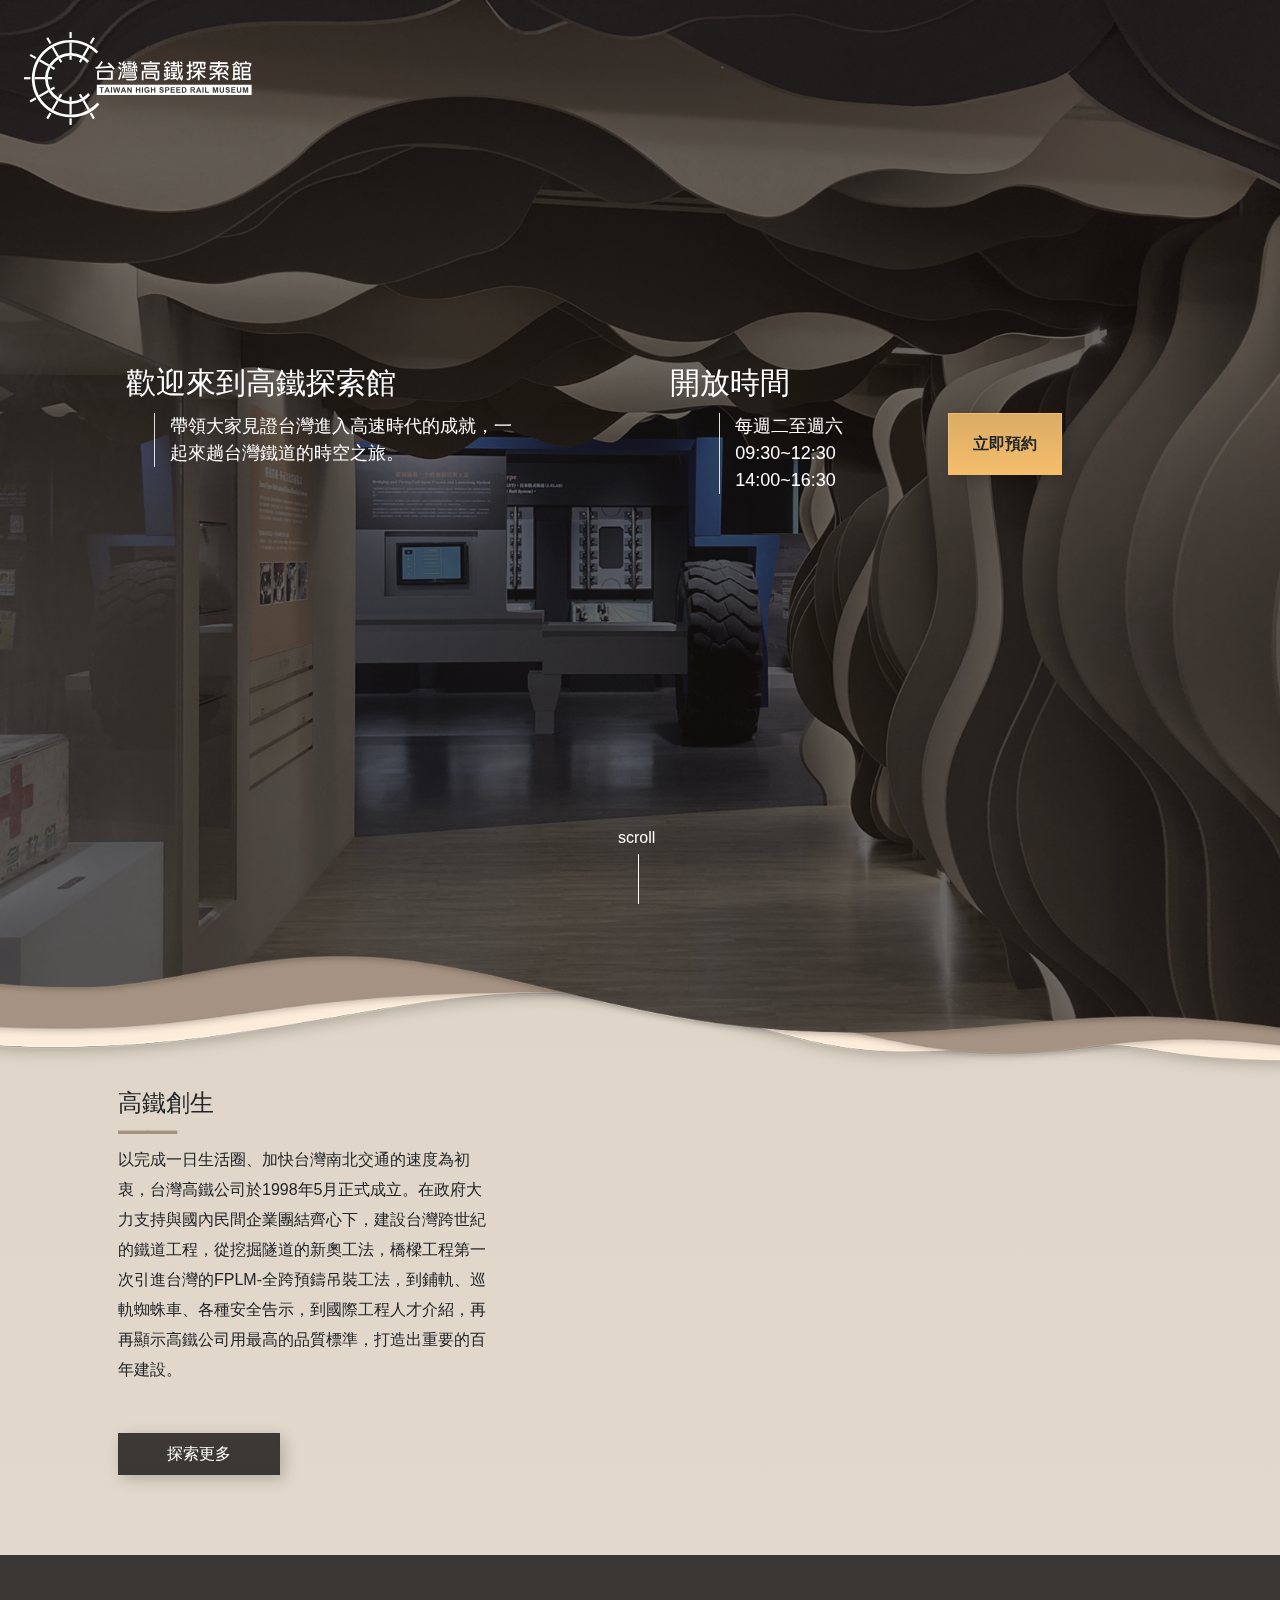
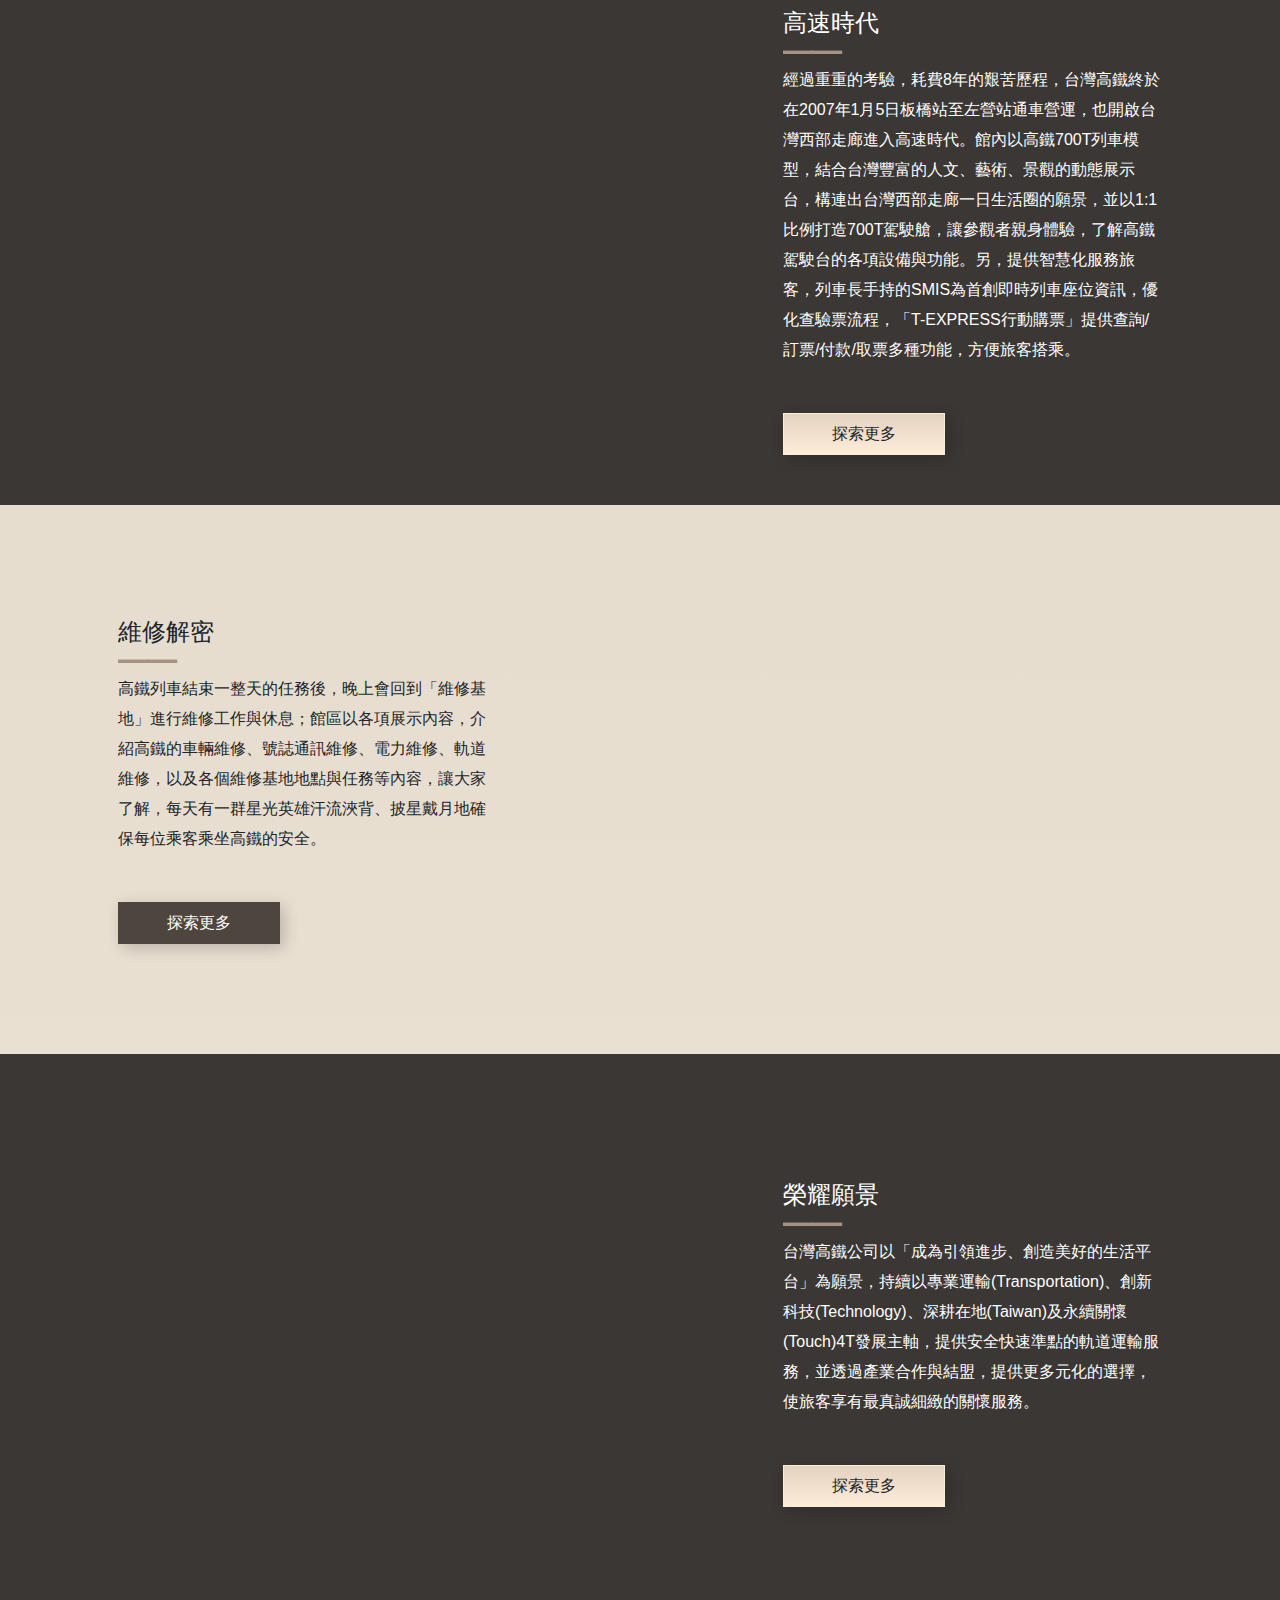
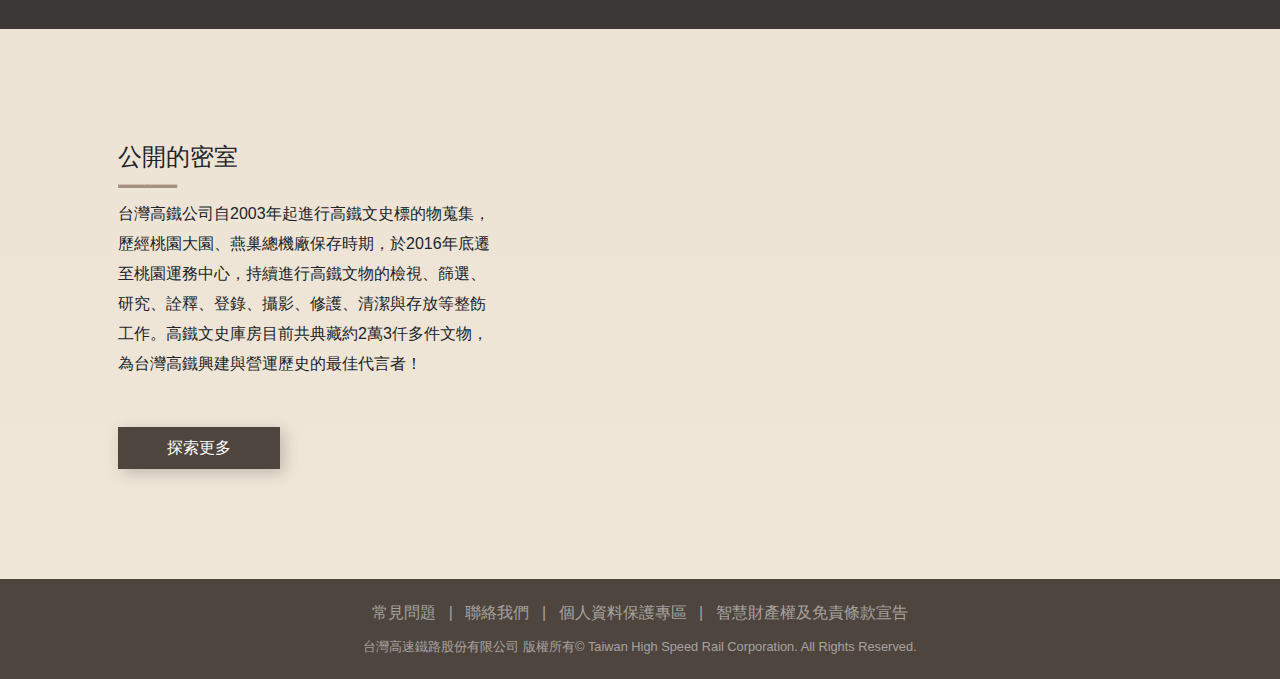
<file: index.html>
<!DOCTYPE html>
<html lang="zh-Hant-TW">

<head>

    <meta charset="utf-8">
    <meta name="viewport" content="width=device-width, initial-scale=1.0, shrink-to-fit=no">
    <meta name="description" content="">
    <meta name="author" content="">

    <title>高鐵探索館</title>



    <!-- Custom styles for this template -->

    
    <link href="/css/all.css" rel="stylesheet">

    <link href="https://unpkg.com/aos@2.3.1/dist/aos.css" rel="stylesheet">

</head>

<body class="bg-gradient-almond">

    <!-- Navigation -->
    <label class="d-lg-none">
        <input type='checkbox'>
        <span class='menu'>
            <span class='hamburger'></span>
        </span>
        <ul id="mobileNav" class="navbar-nav d-none">
            <li id="nav-booking" class="nav-item mx-auto order-first text-white">
                <div class="border-0">
                    <a href="#"
                        class="yellow-underline btn px-5 bg-blackish text-white active rounded-0 py-3 shadow z-nav"
                        role="button" aria-pressed="true">預約行程<svg xmlns="http://www.w3.org/2000/svg"
                            width="28" height="28" fill="currentColor"
                            class="ml-3 bi bi-calendar4-week text-light-mustard" viewBox="0 0 20 20">
                            <path
                                d="M3.5 0a.5.5 0 0 1 .5.5V1h8V.5a.5.5 0 0 1 1 0V1h1a2 2 0 0 1 2 2v11a2 2 0 0 1-2 2H2a2 2 0 0 1-2-2V3a2 2 0 0 1 2-2h1V.5a.5.5 0 0 1 .5-.5zM2 2a1 1 0 0 0-1 1v1h14V3a1 1 0 0 0-1-1H2zm13 3H1v9a1 1 0 0 0 1 1h12a1 1 0 0 0 1-1V5z" />
                            <path
                                d="M11 7.5a.5.5 0 0 1 .5-.5h1a.5.5 0 0 1 .5.5v1a.5.5 0 0 1-.5.5h-1a.5.5 0 0 1-.5-.5v-1zm-3 0a.5.5 0 0 1 .5-.5h1a.5.5 0 0 1 .5.5v1a.5.5 0 0 1-.5.5h-1a.5.5 0 0 1-.5-.5v-1zm-2 3a.5.5 0 0 1 .5-.5h1a.5.5 0 0 1 .5.5v1a.5.5 0 0 1-.5.5h-1a.5.5 0 0 1-.5-.5v-1zm-3 0a.5.5 0 0 1 .5-.5h1a.5.5 0 0 1 .5.5v1a.5.5 0 0 1-.5.5h-1a.5.5 0 0 1-.5-.5v-1z" />
                        </svg></a>

                </div>

            </li>
            <li class="nav-item">
                <a class="nav-link mx-3 yellow-underline py-3" href="information.html">參觀資訊</a>
            </li>
            <li class="nav-item">
                <a class="nav-link mx-3 yellow-underline pb-3" href="aboutus.html">關於我們</a>
            </li>
            <li class="nav-item">
                <a class="nav-link mx-3 yellow-underline pb-3" href="exhibition.html">線上探索</a>
                <!-- sub menu-->
                <!--<div class="subMenu">
                    <ul class="wrap">
                        <li class="brown-underline"><a href="#" style="border-right: 1px solid var(--greyish-brown-four); line-height: 1;">探索花魁車</a></li>
                        <li class="brown-underline"><a href="#">高鐵創生</a></li>
                        <li class="brown-underline"><a href="#">高速時代</a></li>
                        <li class="brown-underline"><a href="#">維修解密</a></li>
                        <li class="brown-underline"><a href="#">榮耀願景</a></li>
                        <li class="brown-underline"><a href="#">公開的密室</a></li>

                    </ul>
                </div>-->
                <!-- sub menu-->
            </li>
            
        </ul>
        
    </label>
    <div id="small-booking" class="z-nav d-lg-none">
        <a href="#"
            class="hvr-underline-from-center btn px-2 bg-blackish text-white rounded-0 py-1 shadow"
            role="button" aria-pressed="true"><svg xmlns="http://www.w3.org/2000/svg"
                width="24" height="24" fill="currentColor"
                class="mb-1 bi bi-calendar4-week text-light-mustard" viewBox="0 0 16 16">
                <path
                    d="M3.5 0a.5.5 0 0 1 .5.5V1h8V.5a.5.5 0 0 1 1 0V1h1a2 2 0 0 1 2 2v11a2 2 0 0 1-2 2H2a2 2 0 0 1-2-2V3a2 2 0 0 1 2-2h1V.5a.5.5 0 0 1 .5-.5zM2 2a1 1 0 0 0-1 1v1h14V3a1 1 0 0 0-1-1H2zm13 3H1v9a1 1 0 0 0 1 1h12a1 1 0 0 0 1-1V5z" />
                <path
                    d="M11 7.5a.5.5 0 0 1 .5-.5h1a.5.5 0 0 1 .5.5v1a.5.5 0 0 1-.5.5h-1a.5.5 0 0 1-.5-.5v-1zm-3 0a.5.5 0 0 1 .5-.5h1a.5.5 0 0 1 .5.5v1a.5.5 0 0 1-.5.5h-1a.5.5 0 0 1-.5-.5v-1zm-2 3a.5.5 0 0 1 .5-.5h1a.5.5 0 0 1 .5.5v1a.5.5 0 0 1-.5.5h-1a.5.5 0 0 1-.5-.5v-1zm-3 0a.5.5 0 0 1 .5-.5h1a.5.5 0 0 1 .5.5v1a.5.5 0 0 1-.5.5h-1a.5.5 0 0 1-.5-.5v-1z" />
            </svg></a>

    </div>
    <div id="nav" class="fixed-top container-fluid" role="navigation">
        <div id="nav-gradient"></div>
        <div>
            <nav class="navbar navbar-expand-lg navbar-dark bg-transparent px-0" id="top-navigation">
                <div id="nav-list" class="container-fluid mx-md-4 mx-0">
                    <a id="logo" class="navbar-brand mb-auto" href="index.html">
                        <img src="/img/logo.svg" class="mb-3" alt="高鐵探索館">
                    </a>
                    <div id="small-booking" class="card border-0 d-lg-none ml-auto mr-3">
                        <a href="#"
                            class="hvr-underline-from-center btn px-2 bg-blackish text-white rounded-0 py-1 shadow z-nav"
                            role="button" aria-pressed="true"><svg xmlns="http://www.w3.org/2000/svg"
                                width="24" height="24" fill="currentColor"
                                class="mb-1 bi bi-calendar4-week text-light-mustard" viewBox="0 0 16 16">
                                <path
                                    d="M3.5 0a.5.5 0 0 1 .5.5V1h8V.5a.5.5 0 0 1 1 0V1h1a2 2 0 0 1 2 2v11a2 2 0 0 1-2 2H2a2 2 0 0 1-2-2V3a2 2 0 0 1 2-2h1V.5a.5.5 0 0 1 .5-.5zM2 2a1 1 0 0 0-1 1v1h14V3a1 1 0 0 0-1-1H2zm13 3H1v9a1 1 0 0 0 1 1h12a1 1 0 0 0 1-1V5z" />
                                <path
                                    d="M11 7.5a.5.5 0 0 1 .5-.5h1a.5.5 0 0 1 .5.5v1a.5.5 0 0 1-.5.5h-1a.5.5 0 0 1-.5-.5v-1zm-3 0a.5.5 0 0 1 .5-.5h1a.5.5 0 0 1 .5.5v1a.5.5 0 0 1-.5.5h-1a.5.5 0 0 1-.5-.5v-1zm-2 3a.5.5 0 0 1 .5-.5h1a.5.5 0 0 1 .5.5v1a.5.5 0 0 1-.5.5h-1a.5.5 0 0 1-.5-.5v-1zm-3 0a.5.5 0 0 1 .5-.5h1a.5.5 0 0 1 .5.5v1a.5.5 0 0 1-.5.5h-1a.5.5 0 0 1-.5-.5v-1z" />
                            </svg></a>

                    </div>
                    <button class="navbar-toggler d-none" type="button" data-toggle="collapse" data-target="#navbarNavDropdown"
                        aria-controls="navbarNavDropdown" aria-expanded="false" aria-label="Toggle navigation">
                        <span class="navbar-toggler-icon"></span>
                    </button>
                    
                    <div class="collapse navbar-collapse mt-auto" id="navbarNavDropdown">
                        <ul class="navbar-nav ml-auto d-lg-none">
                            <li class="nav-item active">
                                <a class="nav-link mx-3 yellow-underline py-3" href="information.html">參觀資訊<span class="sr-only">(current)</span></a>
                            </li>
                            <li class="nav-item">
                                <a class="nav-link mx-3 yellow-underline py-3" href="aboutus.html">關於我們</a>
                            </li>
                            <li class="nav-item">
                                <a class="nav-link mx-3 yellow-underline py-3" href="exhibition.html">線上探索</a>
                                <!-- sub menu-->
                                <div class="subMenu">
                                    <ul class="wrap">
                                        <li class="brown-underline"><a href="#" style="border-right: 1px solid var(--greyish-brown-four); line-height: 1;">探索花魁車</a></li>
                                        <li class="brown-underline"><a href="#">高鐵創生</a></li>
                                        <li class="brown-underline"><a href="#">高速時代</a></li>
                                        <li class="brown-underline"><a href="#">維修解密</a></li>
                                        <li class="brown-underline"><a href="#">榮耀願景</a></li>
                                        <li class="brown-underline"><a href="#">公開的密室</a></li>

                                    </ul>
                                </div>
                                <!-- sub menu-->
                            </li>
                            <li id="nav-booking" class="nav-item ml-4 mx-auto order-lg-last order-sm-first">
                                <div class="card border-0 ml-lg-4">
                                    <a href="#"
                                        class="yellow-underline btn px-5 bg-blackish text-white active rounded-0 py-3 shadow z-nav"
                                        role="button" aria-pressed="true"><svg xmlns="http://www.w3.org/2000/svg"
                                            width="24" height="24" fill="currentColor"
                                            class="bi bi-calendar4-week text-light-mustard" viewBox="0 0 20 20">
                                            <path
                                                d="M3.5 0a.5.5 0 0 1 .5.5V1h8V.5a.5.5 0 0 1 1 0V1h1a2 2 0 0 1 2 2v11a2 2 0 0 1-2 2H2a2 2 0 0 1-2-2V3a2 2 0 0 1 2-2h1V.5a.5.5 0 0 1 .5-.5zM2 2a1 1 0 0 0-1 1v1h14V3a1 1 0 0 0-1-1H2zm13 3H1v9a1 1 0 0 0 1 1h12a1 1 0 0 0 1-1V5z" />
                                            <path
                                                d="M11 7.5a.5.5 0 0 1 .5-.5h1a.5.5 0 0 1 .5.5v1a.5.5 0 0 1-.5.5h-1a.5.5 0 0 1-.5-.5v-1zm-3 0a.5.5 0 0 1 .5-.5h1a.5.5 0 0 1 .5.5v1a.5.5 0 0 1-.5.5h-1a.5.5 0 0 1-.5-.5v-1zm-2 3a.5.5 0 0 1 .5-.5h1a.5.5 0 0 1 .5.5v1a.5.5 0 0 1-.5.5h-1a.5.5 0 0 1-.5-.5v-1zm-3 0a.5.5 0 0 1 .5-.5h1a.5.5 0 0 1 .5.5v1a.5.5 0 0 1-.5.5h-1a.5.5 0 0 1-.5-.5v-1z" />
                                        </svg>預約行程</a>

                                </div>

                            </li>
                        </ul>
                    
                    </div>
                </div>
            </nav>
        </div>
    </div>

    <!-- Masthead -->
    <header>

        <div class="crossfade">

            <div id="main-title" class="container-xl">

                <div class="row justify-content-between px-0 mx-0">
                    <div class="col-md-6">
                        <div class="container px-0">
                            <div class="row">
                                <div class="col text-left">
                                    <span class="h1 pr-3">歡迎來到高鐵探索館</span>
                                </div>

                            </div>

                            <div class="row lh-0 py-2">
                                <div class="col-9 offset-lg-1 offset-md-2 offset-3 border-left text-left">
                                    <span class="h4 font-weight-light">帶領大家見證台灣進入高速時代的成就，一起來趟台灣鐵道的時空之旅。</span>
                                </div>
                            </div>
                        </div>
                    </div>
                    <div class="col-md-6 pt-7 pt-sm-10 pt-md-0">
                        <div class="container px-0">
                            <div class="row">
                                <div class="col text-center text-sm-left">
                                    <span class="h1 pr-3">開放時間</span>
                                </div>

                            </div>

                            <div class="row lh-0 py-2 justify-content-center">
                                <div class="col-5 col-md-5 offset-lg-1 offset-md-2 offset-sm-3 border-left text-left">
                                    <span class="h4 font-weight-light">每週二至週六<br>09:30~12:30<br>14:00~16:30</span>
                                </div>
                                <div class="col-sm-4 col-md-5 col-4">
                                    <a href="#"
                                        class="float-left h6 btn rounded-0 text-black font-weight-bold shadow btn-light-mustard px-xl-4 py-xl-3 px-2">立即預約</a>
                                </div>
                            </div>
                        </div>
                    </div>
                    
                </div>

               
            </div>

            <figure></figure>
            <figure></figure>
            <figure></figure>
            <figure></figure>
            <figure></figure>
            <picture></picture>
            <a href="#index-content" class="cd-scroll text-white z-nav position-absolute">
                <!-- css generated icon -->
                scroll
            </a>
        </div>

    </header>
    <main id="exploration">
        <div class="row mx-0" style="margin-top: -150px;" data-aos="fade-up"
        data-aos-duration="2000">
            <div class="col text-center">

                <h1 class="text-greyish-brown">開始探索</h1>
                <p class="h3 font-weight-light text-greyish-brown-three text-uppercase">exploration</p>
            </div>

        </div>
        <section class="showcase">

            <div class="row container-xl mx-auto mx-0 px-0 overflow-hidden">

                <div class="col-md-7 order-md-2 bg-circle circle-r mt-md-auto" data-aos="fade-left"
                data-aos-duration="0">
                    <img src="/img/C1.png" class="showcase-img float-right right" alt="高鐵創生" data-aos="fade-left" 
                    data-aos-duration="3000">
                </div>
                <div class="col-md-5 order-md-1 showcase-text sm-latte my-auto">
                    <h2>高鐵創生</h2>
                    <p class="p-truncate">
                        以完成一日生活圈、加快台灣南北交通的速度為初衷，台灣高鐵公司於1998年5月正式成立。在政府大力支持與國內民間企業團結齊心下，建設台灣跨世紀的鐵道工程，從挖掘隧道的新奧工法，橋樑工程第一次引進台灣的FPLM-全跨預鑄吊裝工法，到鋪軌、巡軌蜘蛛車、各種安全告示，到國際工程人才介紹，再再顯示高鐵公司用最高的品質標準，打造出重要的百年建設。
                    </p>
                    <div class="d-flex">
                        <a href="" class="btn btn-greyish-brown shadow mx-auto ml-md-0 px-5">探索更多</a>
                    </div>
                </div>
            </div>

        </section>

        <section class="showcase container-fluid bg-greyish-brown px-0">


            <div class="row text-white mx-auto container-xl mx-0 px-0 overflow-hidden">
                <div class="col-md-7 bg-circle mt-auto circle-l" data-aos="fade-right"
                data-aos-duration="0">
                    <img src="/img/C2.png" class="showcase-img float-left left pt-0" alt="高速時代" data-aos="fade-right" 
                    data-aos-duration="3000">
                </div>
                <div class="col-md-5 my-auto showcase-text sm-coffee my-auto">
                    <h2>高速時代</h2>
                    <p class="p-truncate">
                        經過重重的考驗，耗費8年的艱苦歷程，台灣高鐵終於在2007年1月5日板橋站至左營站通車營運，也開啟台灣西部走廊進入高速時代。館內以高鐵700T列車模型，結合台灣豐富的人文、藝術、景觀的動態展示台，構連出台灣西部走廊一日生活圈的願景，並以1:1比例打造700T駕駛艙，讓參觀者親身體驗，了解高鐵駕駛台的各項設備與功能。另，提供智慧化服務旅客，列車長手持的SMIS為首創即時列車座位資訊，優化查驗票流程，「T-EXPRESS行動購票」提供查詢/訂票/付款/取票多種功能，方便旅客搭乘。
                    </p>
                    <div class="d-flex">
                        <a href="" class="btn btn-pale shadow mx-auto ml-md-0 px-5">探索更多</a>
                    </div>
                </div>
            </div>

        </section>
        <section class="showcase">

            <div class="row mx-auto container-xl mx-0 px-0 overflow-hidden">

                <div class="col-md-7 order-md-2 bg-circle mt-auto circle-r" data-aos="fade-left"
                data-aos-duration="1500">

                    <img src="/img/C3.png" class="showcase-img float-right right" alt="維修解密" data-aos="fade-left" 
                    data-aos-duration="3000">
                </div>
                <div class="col-md-5 order-md-1 showcase-text sm-latte my-auto">
                    <h2>維修解密</h2>
                    <p class="p-truncate">
                        高鐵列車結束一整天的任務後，晚上會回到「維修基地」進行維修工作與休息；館區以各項展示內容，介紹高鐵的車輛維修、號誌通訊維修、電力維修、軌道維修，以及各個維修基地地點與任務等內容，讓大家了解，每天有一群星光英雄汗流浹背、披星戴月地確保每位乘客乘坐高鐵的安全。
                    </p>
                    <div class="d-flex">
                        <a href="" class="btn btn-primary shadow mx-auto ml-md-0 px-5">探索更多</a>
                    </div>
                </div>
            </div>

        </section>
        <section class="showcase container-fluid bg-greyish-brown px-0">


            <div class="row text-white mx-auto container-xl mx-0 px-0 overflow-hidden">
                <div class="col-md-7 mt-auto px-0 overflow-hidden" data-aos="fade-right"
                data-aos-duration="1500">
                    <img src="/img/C4.png" class="showcase-img" alt="榮耀願景" data-aos="fade-right" 
                    data-aos-duration="3000">
                </div>
                <div class="col-md-5 my-auto showcase-text sm-coffee ">
                    <h2>榮耀願景</h2>
                    <p class="p-truncate">
                        台灣高鐵公司以「成為引領進步、創造美好的生活平台」為願景，持續以專業運輸(Transportation)、創新科技(Technology)、深耕在地(Taiwan)及永續關懷(Touch)4T發展主軸，提供安全快速準點的軌道運輸服務，並透過產業合作與結盟，提供更多元化的選擇，使旅客享有最真誠細緻的關懷服務。
                    </p>
                    <div class="d-flex">
                        <a href="" class="btn btn-pale shadow mx-auto ml-md-0 px-5">探索更多</a>
                    </div>
                </div>
            </div>

        </section>
        <section class="showcase">

            <div class="row mx-auto container-xl mx-0 px-0 overflow-hidden">

                <div class="col-md-7 order-md-2 bg-circle mt-auto circle-r" data-aos="fade-left"
                data-aos-duration="1500">
                    <img src="/img/C5.png" class="showcase-img float-right right" alt="公開的密室" data-aos="fade-left" 
                    data-aos-duration="3000">
                </div>
                <div class="col-md-5 order-md-1 showcase-text sm-latte my-auto">
                    <h2>公開的密室</h2>
                    <p class="p-truncate">
                        台灣高鐵公司自2003年起進行高鐵文史標的物蒐集，歷經桃園大園、燕巢總機廠保存時期，於2016年底遷至桃園運務中心，持續進行高鐵文物的檢視、篩選、研究、詮釋、登錄、攝影、修護、清潔與存放等整飭工作。高鐵文史庫房目前共典藏約2萬3仟多件文物，為台灣高鐵興建與營運歷史的最佳代言者！
                    </p>
                    <div class="d-flex">
                        <a href="" class="btn btn-primary shadow mx-auto ml-md-0 px-5">探索更多</a>
                    </div>
                </div>
            </div>

        </section>
    </main>


    <!-- Footer -->
    <footer class="footer bg-primary" id="footer">
        <div class="container">
            <div class="row">
                <div class="col-md-12 h-50 text-center my-auto">
                    <ul class="list-inline mb-2">
                        <li class="list-inline-item">
                            <a href="#" class="text-white-50">常見問題</a>
                        </li>
                        <li class="list-inline-item text-white-50">|</li>
                        <li class="list-inline-item">
                            <a href="#" class="text-white-50">聯絡我們</a>
                        </li>
                        <li class="list-inline-item text-white-50">|</li>
                        <li class="list-inline-item">
                            <a href="#" class="text-white-50">個人資料保護專區</a>
                        </li>
                        <li class="list-inline-item text-white-50">|</li>
                        <li class="list-inline-item">
                            <a href="#" class="text-white-50">智慧財產權及免責條款宣告</a>
                        </li>
                    </ul>
                    <p class="text-muted small mb-4 mb-lg-0 text-white-50">台灣高速鐵路股份有限公司 版權所有© Taiwan High Speed Rail
                        Corporation. All Rights Reserved.</p>
                </div>

            </div>
        </div>
    </footer>

    <!-- Bootstrap core JavaScript -->
    <script
    src="https://code.jquery.com/jquery-3.5.1.min.js"
    integrity="sha256-9/aliU8dGd2tb6OSsuzixeV4y/faTqgFtohetphbbj0="
    crossorigin="anonymous"
  ></script>
  <script
    src="https://cdn.jsdelivr.net/npm/bootstrap@4.6.0/dist/js/bootstrap.bundle.min.js"
    integrity="sha384-Piv4xVNRyMGpqkS2by6br4gNJ7DXjqk09RmUpJ8jgGtD7zP9yug3goQfGII0yAns"
    crossorigin="anonymous"
  ></script>
  <script src="/js/landing.js"></script>
  <script src="https://unpkg.com/aos@2.3.1/dist/aos.js"></script>
  <script>
    AOS.init();
  </script>
      <!--script>
        $(document).ready(function () {
            $('li.nav-item').hover(function(){
                $(this).children('div.subMenu').stop().slideToggle(600);
            })
        })
    </script-->




</body>

</html>
</file>
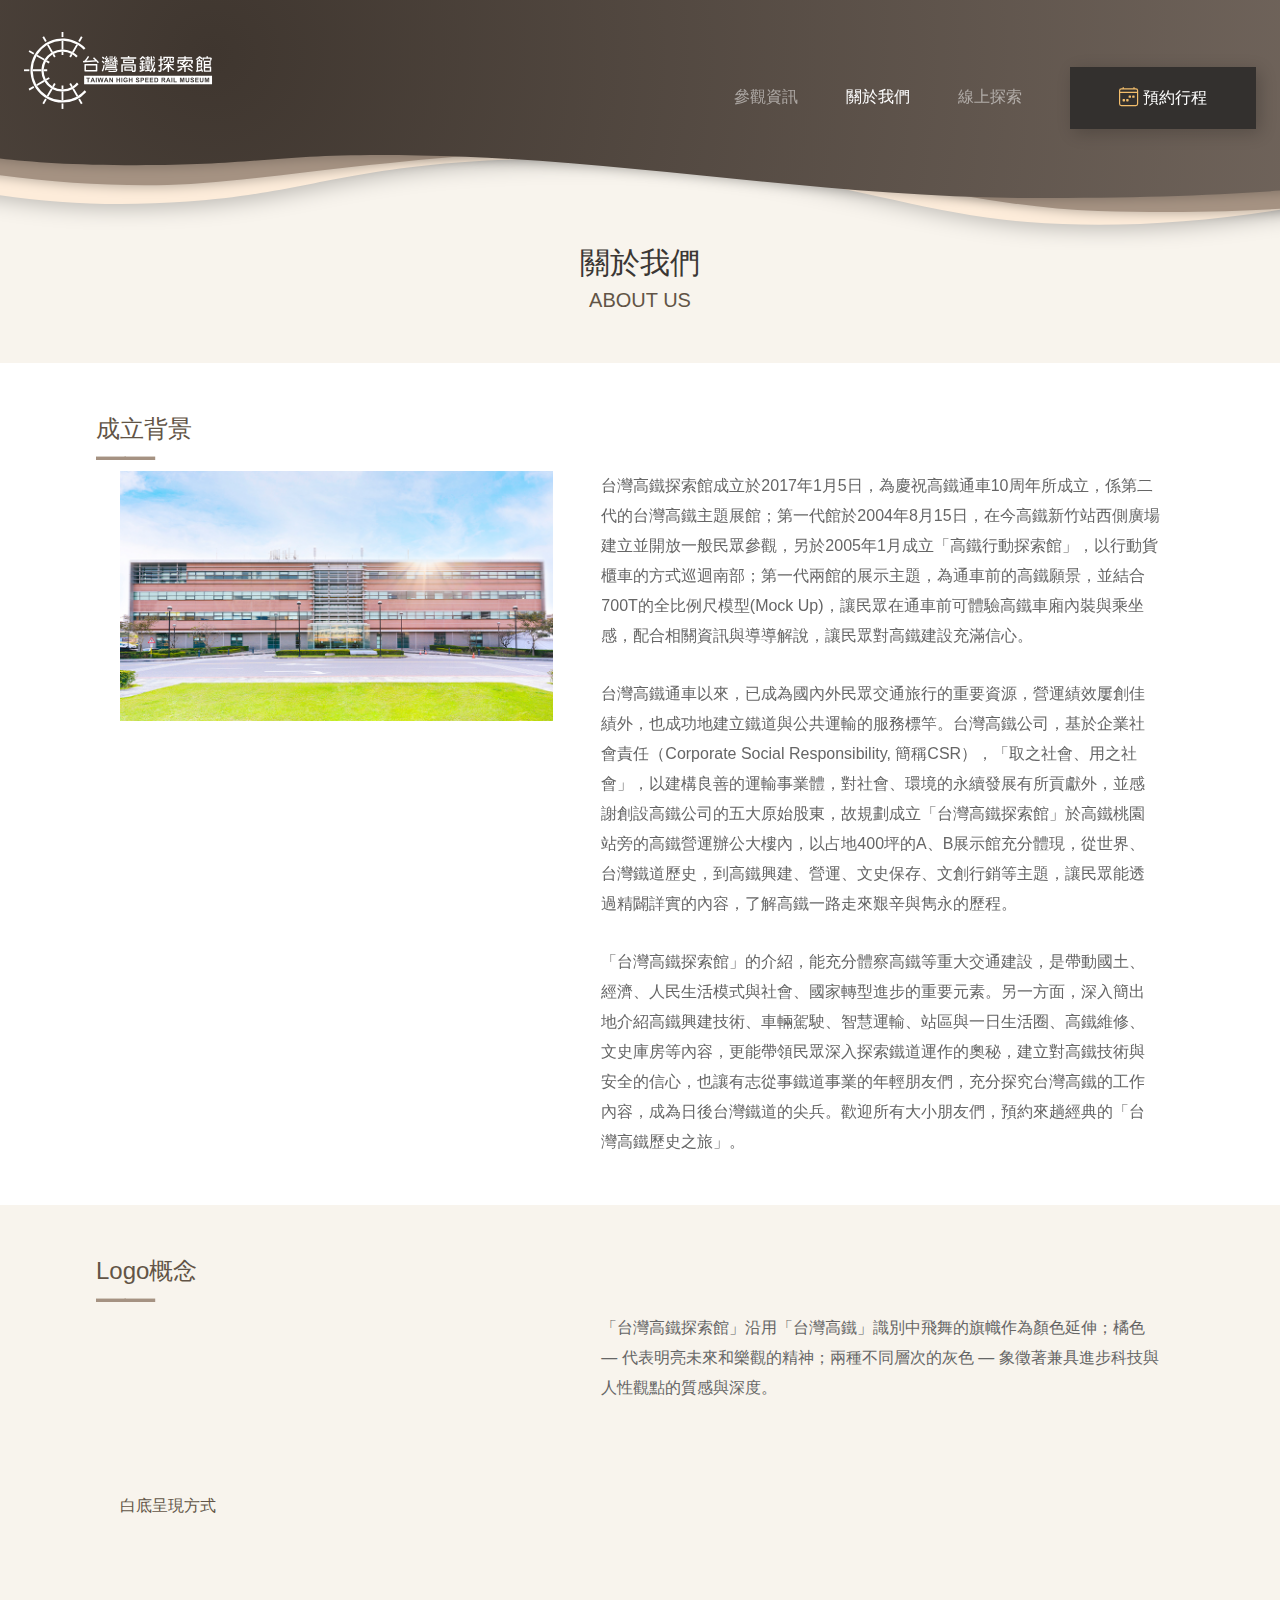
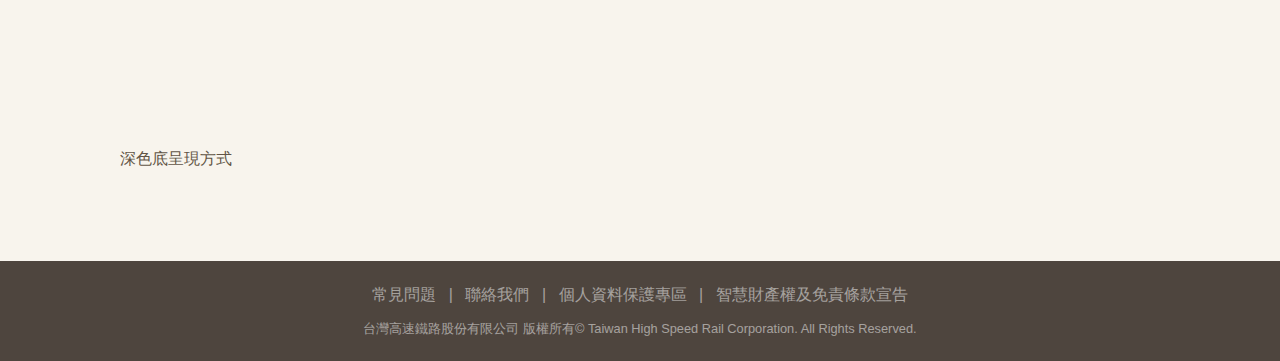
<file: aboutus.html>
<!DOCTYPE html>
<html lang="zh-Hant-TW">

<head>

    <meta charset="utf-8">
    <meta name="viewport" content="width=device-width, initial-scale=1.0, shrink-to-fit=no">
    <meta name="description" content="">
    <meta name="author" content="">

    <title>高鐵探索館</title>



    <!-- Custom styles for this template -->
   

    
    <link href="/css/all.css" rel="stylesheet">
    
    <link href="https://unpkg.com/aos@2.3.1/dist/aos.css" rel="stylesheet">

</head>

<body>

    <!-- Navigation -->
    <label class="d-lg-none">
        <input type='checkbox'>
        <span class='menu'>
            <span class='hamburger'></span>
        </span>
        <ul id="mobileNav" class="navbar-nav d-none">
            <li id="nav-booking" class="nav-item mx-auto order-first text-white">
                <div class="border-0">
                    <a href="#"
                        class="yellow-underline btn px-5 bg-blackish text-white active rounded-0 py-3 shadow z-nav"
                        role="button" aria-pressed="true">預約行程<svg xmlns="http://www.w3.org/2000/svg"
                            width="28" height="28" fill="currentColor"
                            class="ml-3 bi bi-calendar4-week text-light-mustard" viewBox="0 0 20 20">
                            <path
                                d="M3.5 0a.5.5 0 0 1 .5.5V1h8V.5a.5.5 0 0 1 1 0V1h1a2 2 0 0 1 2 2v11a2 2 0 0 1-2 2H2a2 2 0 0 1-2-2V3a2 2 0 0 1 2-2h1V.5a.5.5 0 0 1 .5-.5zM2 2a1 1 0 0 0-1 1v1h14V3a1 1 0 0 0-1-1H2zm13 3H1v9a1 1 0 0 0 1 1h12a1 1 0 0 0 1-1V5z" />
                            <path
                                d="M11 7.5a.5.5 0 0 1 .5-.5h1a.5.5 0 0 1 .5.5v1a.5.5 0 0 1-.5.5h-1a.5.5 0 0 1-.5-.5v-1zm-3 0a.5.5 0 0 1 .5-.5h1a.5.5 0 0 1 .5.5v1a.5.5 0 0 1-.5.5h-1a.5.5 0 0 1-.5-.5v-1zm-2 3a.5.5 0 0 1 .5-.5h1a.5.5 0 0 1 .5.5v1a.5.5 0 0 1-.5.5h-1a.5.5 0 0 1-.5-.5v-1zm-3 0a.5.5 0 0 1 .5-.5h1a.5.5 0 0 1 .5.5v1a.5.5 0 0 1-.5.5h-1a.5.5 0 0 1-.5-.5v-1z" />
                        </svg></a>

                </div>

            </li>
            <li class="nav-item">
                <a class="nav-link mx-3 yellow-underline py-3" href="information.html">參觀資訊</a>
            </li>
            <li class="nav-item active">
                <a class="nav-link mx-3 yellow-underline pb-3" href="aboutus.html">關於我們<span class="sr-only">(current)</span></a>
            </li>
            <li class="nav-item">
                <a class="nav-link mx-3 yellow-underline pb-3" href="exhibition.html">線上探索</a>
                <!-- sub menu-->
                <!--<div class="subMenu">
                    <ul class="wrap">
                        <li class="brown-underline"><a href="#" style="border-right: 1px solid var(--greyish-brown-four); line-height: 1;">探索花魁車</a></li>
                        <li class="brown-underline"><a href="#">高鐵創生</a></li>
                        <li class="brown-underline"><a href="#">高速時代</a></li>
                        <li class="brown-underline"><a href="#">維修解密</a></li>
                        <li class="brown-underline"><a href="#">榮耀願景</a></li>
                        <li class="brown-underline"><a href="#">公開的密室</a></li>

                    </ul>
                </div>-->
                <!-- sub menu-->
            </li>
            
        </ul>
        
    </label>
    <div id="small-booking" class="z-nav d-lg-none">
        <a href="#"
            class="hvr-underline-from-center btn px-2 bg-blackish text-white rounded-0 py-1 shadow"
            role="button" aria-pressed="true"><svg xmlns="http://www.w3.org/2000/svg"
                width="24" height="24" fill="currentColor"
                class="mb-1 bi bi-calendar4-week text-light-mustard" viewBox="0 0 16 16">
                <path
                    d="M3.5 0a.5.5 0 0 1 .5.5V1h8V.5a.5.5 0 0 1 1 0V1h1a2 2 0 0 1 2 2v11a2 2 0 0 1-2 2H2a2 2 0 0 1-2-2V3a2 2 0 0 1 2-2h1V.5a.5.5 0 0 1 .5-.5zM2 2a1 1 0 0 0-1 1v1h14V3a1 1 0 0 0-1-1H2zm13 3H1v9a1 1 0 0 0 1 1h12a1 1 0 0 0 1-1V5z" />
                <path
                    d="M11 7.5a.5.5 0 0 1 .5-.5h1a.5.5 0 0 1 .5.5v1a.5.5 0 0 1-.5.5h-1a.5.5 0 0 1-.5-.5v-1zm-3 0a.5.5 0 0 1 .5-.5h1a.5.5 0 0 1 .5.5v1a.5.5 0 0 1-.5.5h-1a.5.5 0 0 1-.5-.5v-1zm-2 3a.5.5 0 0 1 .5-.5h1a.5.5 0 0 1 .5.5v1a.5.5 0 0 1-.5.5h-1a.5.5 0 0 1-.5-.5v-1zm-3 0a.5.5 0 0 1 .5-.5h1a.5.5 0 0 1 .5.5v1a.5.5 0 0 1-.5.5h-1a.5.5 0 0 1-.5-.5v-1z" />
            </svg></a>

    </div>
    <div id="nav" class="fixed-top container-fluid" role="navigation">
        <div id="nav-gradient"></div>
        <div>
            <nav class="navbar navbar-expand-lg navbar-dark bg-transparent px-0" id="top-navigation">
                <div id="nav-list" class="container-fluid mx-4">
                    <a id="logo" class="shrink navbar-brand mb-auto" href="index.html">
                        <img src="/img/logo.svg" class="mb-3" alt="高鐵探索館">
                    </a>
                    
                    <button class="navbar-toggler d-none" type="button" data-toggle="collapse" data-target="#navbarNavDropdown"
                        aria-controls="navbarNavDropdown" aria-expanded="false" aria-label="Toggle navigation">
                        <span class="navbar-toggler-icon"></span>
                    </button>
                    
                    <div class="collapse navbar-collapse mt-auto" id="navbarNavDropdown">
                        <ul class="navbar-nav ml-auto">
                            <li class="nav-item">
                                <a class="nav-link mx-3 yellow-underline py-3" href="information.html">參觀資訊</a>
                            </li>
                            <li class="nav-item active">
                                <a class="nav-link mx-3 yellow-underline py-3" href="aboutus.html">關於我們<span class="sr-only">(current)</span></a>
                            </li>
                            <li class="nav-item">
                                <a class="nav-link mx-3 yellow-underline py-3" href="exhibition.html">線上探索</a>
                                <!-- sub menu-->
                                <div class="subMenu">
                                    <ul class="wrap">
                                        
                                        <li class="brown-underline">
                                            <!--span class="badge bg-transparent text-warning position-absolute font-weight-normal " style="bottom: 20px; overflow:visible;">台南展區</span-->
                                            <a href="#" style="border-right: 1px solid var(--greyish-brown-four); line-height: 1;">探索花魁車</a></li>
                                        <li class="brown-underline"><a href="#">高鐵創生</a></li>
                                        <li class="brown-underline"><a href="#">高速時代</a></li>
                                        <li class="brown-underline"><a href="#">維修解密</a></li>
                                        <li class="brown-underline"><a href="#">榮耀願景</a></li>
                                        <li class="brown-underline"><a href="#">公開的密室</a></li>

                                    </ul>
                                </div>
                                <!-- sub menu-->
                            </li>
                            <li id="nav-booking" class="nav-item ml-4 mx-auto order-lg-last order-sm-first">
                                <div class="card border-0 ml-lg-4">
                                    <a href="#"
                                        class="yellow-underline btn px-5 bg-blackish text-white active rounded-0 py-3 shadow z-nav"
                                        role="button" aria-pressed="true"><svg xmlns="http://www.w3.org/2000/svg"
                                            width="24" height="24" fill="currentColor"
                                            class="bi bi-calendar4-week text-light-mustard" viewBox="0 0 20 20">
                                            <path
                                                d="M3.5 0a.5.5 0 0 1 .5.5V1h8V.5a.5.5 0 0 1 1 0V1h1a2 2 0 0 1 2 2v11a2 2 0 0 1-2 2H2a2 2 0 0 1-2-2V3a2 2 0 0 1 2-2h1V.5a.5.5 0 0 1 .5-.5zM2 2a1 1 0 0 0-1 1v1h14V3a1 1 0 0 0-1-1H2zm13 3H1v9a1 1 0 0 0 1 1h12a1 1 0 0 0 1-1V5z" />
                                            <path
                                                d="M11 7.5a.5.5 0 0 1 .5-.5h1a.5.5 0 0 1 .5.5v1a.5.5 0 0 1-.5.5h-1a.5.5 0 0 1-.5-.5v-1zm-3 0a.5.5 0 0 1 .5-.5h1a.5.5 0 0 1 .5.5v1a.5.5 0 0 1-.5.5h-1a.5.5 0 0 1-.5-.5v-1zm-2 3a.5.5 0 0 1 .5-.5h1a.5.5 0 0 1 .5.5v1a.5.5 0 0 1-.5.5h-1a.5.5 0 0 1-.5-.5v-1zm-3 0a.5.5 0 0 1 .5-.5h1a.5.5 0 0 1 .5.5v1a.5.5 0 0 1-.5.5h-1a.5.5 0 0 1-.5-.5v-1z" />
                                        </svg>預約行程</a>

                                </div>

                            </li>
                        </ul>
                    
                    </div>
                </div>
            </nav>
        </div>
    </div>
    <!-- Masthead -->
    <header>
        <div id="header" class="nofade h-25">
            <picture class="h-250px"></picture>
        </div>

    </header>
    <main id="aboutus" class="bg-beige">

        <div class="row pt-15 pb-5">
            <div class="col-lg-12 text-center">

                <h1 class="text-greyish-brown">關於我們</h1>
                <p class="h3 font-weight-light text-greyish-brown-three text-uppercase">about us</p>
            </div>
        </div>
        <!--成立背景-->
        <section id="background" class="bg-white">
            <div class="d-flex flex-column px-md-6 py-md-5 p-5">
                <div>
                    <div class="row no-gutters">
                        <div class="col-lg-12 text-left">

                            <h2 class="text-greyish-brown-three underline">成立背景</h2>

                        </div>
                    </div>
                </div>
                <div>
                    <div class="row no-gutters px-4">
                        <div class="col-lg-5">
                            <figure class="figure" data-aos="fade-up" data-aos-anchor-placement="top-bottom">
                                <img src="/img/OMC@2x.jpg" class="img-fluid pb-sm-4" alt="桃園運務中心">
                            </figure>
                        </div>
                        <div class="col-lg-7 mx-auto text-brownish-grey-two pl-lg-5">

                            <p>
                                台灣高鐵探索館成立於2017年1月5日，為慶祝高鐵通車10周年所成立，係第二代的台灣高鐵主題展館；第一代館於2004年8月15日，在今高鐵新竹站西側廣場建立並開放一般民眾參觀，另於2005年1月成立「高鐵行動探索館」，以行動貨櫃車的方式巡迴南部；第一代兩館的展示主題，為通車前的高鐵願景，並結合700T的全比例尺模型(Mock
                                Up)，讓民眾在通車前可體驗高鐵車廂內裝與乘坐感，配合相關資訊與導導解說，讓民眾對高鐵建設充滿信心。</p><br>

                            <p> 台灣高鐵通車以來，已成為國內外民眾交通旅行的重要資源，營運績效屢創佳績外，也成功地建立鐵道與公共運輸的服務標竿。台灣高鐵公司，基於企業社會責任（Corporate Social
                                Responsibility,
                                簡稱CSR），「取之社會、用之社會」，以建構良善的運輸事業體，對社會、環境的永續發展有所貢獻外，並感謝創設高鐵公司的五大原始股東，故規劃成立「台灣高鐵探索館」於高鐵桃園站旁的高鐵營運辦公大樓內，以占地400坪的A、B展示館充分體現，從世界、台灣鐵道歷史，到高鐵興建、營運、文史保存、文創行銷等主題，讓民眾能透過精闢詳實的內容，了解高鐵一路走來艱辛與雋永的歷程。
                            </p><br>

                            <p> 「台灣高鐵探索館」的介紹，能充分體察高鐵等重大交通建設，是帶動國土、經濟、人民生活模式與社會、國家轉型進步的重要元素。另一方面，深入簡出地介紹高鐵興建技術、車輛駕駛、智慧運輸、站區與一日生活圈、高鐵維修、文史庫房等內容，更能帶領民眾深入探索鐵道運作的奧秘，建立對高鐵技術與安全的信心，也讓有志從事鐵道事業的年輕朋友們，充分探究台灣高鐵的工作內容，成為日後台灣鐵道的尖兵。歡迎所有大小朋友們，預約來趟經典的「台灣高鐵歷史之旅」。
                            </p>

                        </div>
                    </div>

                </div>
        </section>
        <!--Logo概念-->
        <section id="branding">
            <div class="d-flex flex-column px-md-6 py-md-5 p-5">
                <div>
                    <div class="row no-gutters">
                        <div class="col-lg-12 text-left">

                            <h2 class="text-greyish-brown-three underline">Logo概念</h2>

                        </div>
                    </div>
                </div>
                <div>
                    <div class="row no-gutters px-4">
                        <div class="col-lg-5">
                            <div class="d-flex flex-column bd-highlight mb-3 pb-sm-4 pr-lg-5">
                                <div class="pb-5">
                                    <figure class="w-100 mx-auto figure bg-white border border-greyish-brown aos-init aos-animate mb-0" data-aos="fade-up"
                                        data-aos-anchor-placement="top-bottom">
                                        <img src="/img/color_logo.svg" class="img-fluid px-5 py-4" alt="白底探索館logo">
                                        
                                    </figure><figcaption class="figure-caption pt-2">白底呈現方式</figcaption>
                                </div>
                                <div>
                                    <figure class="w-100 mx-auto figure bg-greyish-brown aos-init aos-animate mb-0" data-aos="fade-up" data-aos-anchor-placement="top-bottom">
                                        <img src="/img/white_logo.svg" class="img-fluid px-5 py-4" alt="深色底探索館logo">
                                        
                                    </figure><figcaption class="figure-caption pt-2">深色底呈現方式</figcaption>
                                </div>

                            </div>

                        </div>
                        <div class="col-lg-7 mx-auto text-brownish-grey-two pl-lg-5">

                            <p>
                                「台灣高鐵探索館」沿用「台灣高鐵」識別中飛舞的旗幟作為顏色延伸；橘色 — 代表明亮未來和樂觀的精神；兩種不同層次的灰色 — 象徵著兼具進步科技與人性觀點的質感與深度。</p>

                        </div>
                    </div>

                </div>



        </section>




       
    </main>


    <!-- Footer -->
    <footer class="footer bg-primary" id="footer">
        <div class="container">
            <div class="row">
                <div class="col-md-12 h-50 text-center my-auto">
                    <ul class="list-inline mb-2">
                        <li class="list-inline-item">
                            <a href="#" class="text-white-50">常見問題</a>
                        </li>
                        <li class="list-inline-item text-white-50">|</li>
                        <li class="list-inline-item">
                            <a href="#" class="text-white-50">聯絡我們</a>
                        </li>
                        <li class="list-inline-item text-white-50">|</li>
                        <li class="list-inline-item">
                            <a href="#" class="text-white-50">個人資料保護專區</a>
                        </li>
                        <li class="list-inline-item text-white-50">|</li>
                        <li class="list-inline-item">
                            <a href="#" class="text-white-50">智慧財產權及免責條款宣告</a>
                        </li>
                    </ul>
                    <p class="text-muted small mb-4 mb-lg-0 text-white-50">台灣高速鐵路股份有限公司 版權所有© Taiwan High Speed Rail
                        Corporation. All Rights Reserved.</p>
                </div>

            </div>
        </div>
    </footer>

    <!-- Bootstrap core JavaScript -->
    <script
        src="https://code.jquery.com/jquery-3.5.1.min.js"
        integrity="sha256-9/aliU8dGd2tb6OSsuzixeV4y/faTqgFtohetphbbj0="
        crossorigin="anonymous"></script>
 
    <script src="https://cdn.jsdelivr.net/npm/bootstrap@4.6.0/dist/js/bootstrap.bundle.min.js"
        integrity="sha384-Piv4xVNRyMGpqkS2by6br4gNJ7DXjqk09RmUpJ8jgGtD7zP9yug3goQfGII0yAns"
        crossorigin="anonymous"></script>
        <script src="/js/scroll.navbar.js"></script>
    <script src="https://unpkg.com/aos@2.3.1/dist/aos.js"></script>
    <script>
        AOS.init();
    </script>
    
    <script>
        $(document).ready(function () {
            $('li.nav-item').hover(function(){
                $(this).children('div.subMenu').stop().slideToggle(600);
            })
        })
    </script>

    <!--
        <script src="/js/wow.min.js"></script>
        <script src="/js/classie.js"></script>
    <script src="/js/cbpAnimatedHeader.js"></script>
    
    <script src="/js/inspinia.js"></script>
    -->




</body>

</html>
</file>
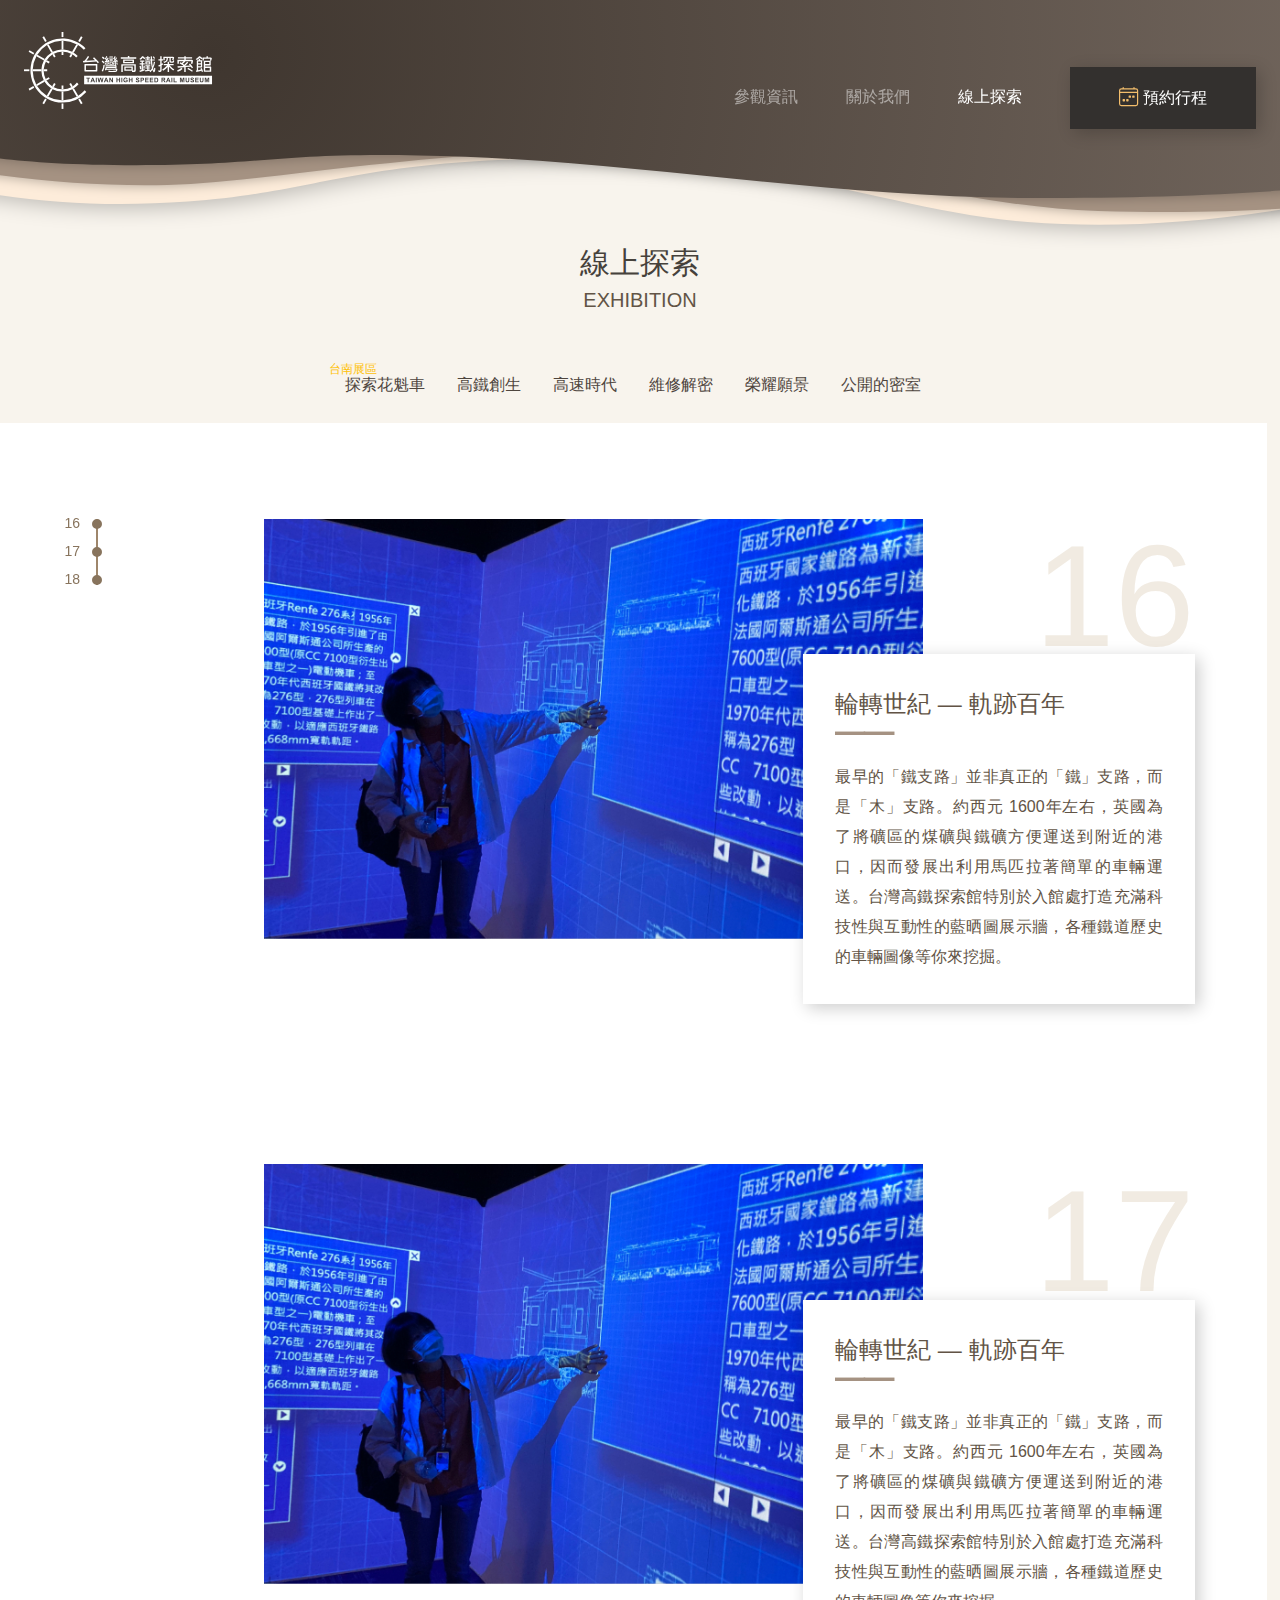
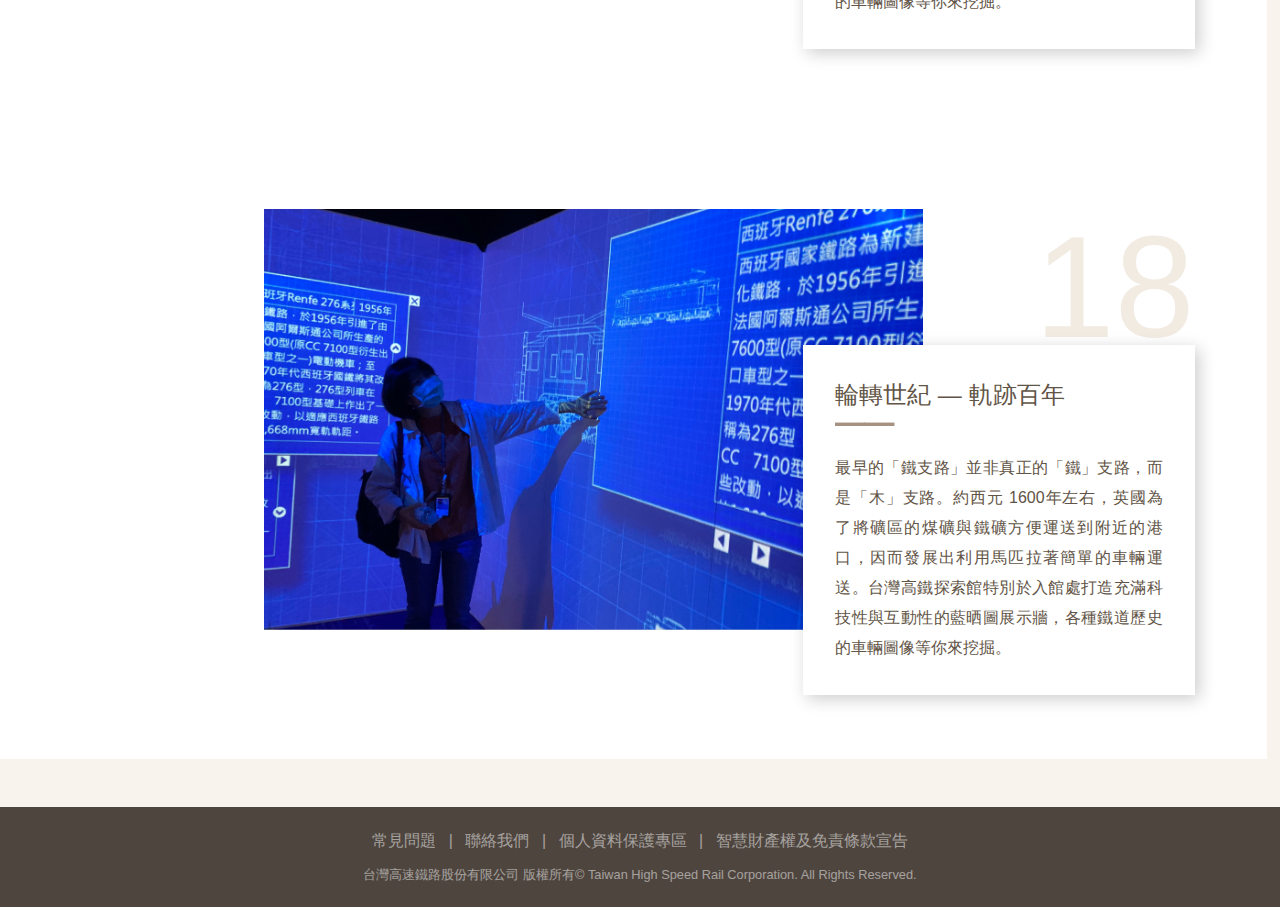
<file: exhibition.html>
<!DOCTYPE html>
<html lang="zh-Hant-TW">

<head>

    <meta charset="utf-8">
    <meta name="viewport" content="width=device-width, initial-scale=1.0, shrink-to-fit=no">
    <meta name="description" content="">
    <meta name="author" content="">

    <title>高鐵探索館</title>



    <!-- Custom styles for this template -->
    <!--link href="/css/animate.min.css" rel="stylesheet"-->

    
    <link href="/css/all.css" rel="stylesheet">
    <link href="https://unpkg.com/aos@2.3.1/dist/aos.css" rel="stylesheet">
    <link href="/css/TOC.css" rel="stylesheet">
    
    
  


</head>

<body>

    <!-- Navigation -->
    <label class="d-lg-none">
        <input type='checkbox'>
        <span class='menu'>
            <span class='hamburger'></span>
        </span>
        <ul id="mobileNav" class="navbar-nav d-none">
            <li id="nav-booking" class="nav-item mx-auto order-first text-white">
                <div class="border-0">
                    <a href="#"
                        class="yellow-underline btn px-5 bg-blackish text-white active rounded-0 py-3 shadow z-nav"
                        role="button" aria-pressed="true">預約行程<svg xmlns="http://www.w3.org/2000/svg"
                            width="28" height="28" fill="currentColor"
                            class="ml-3 bi bi-calendar4-week text-light-mustard" viewBox="0 0 20 20">
                            <path
                                d="M3.5 0a.5.5 0 0 1 .5.5V1h8V.5a.5.5 0 0 1 1 0V1h1a2 2 0 0 1 2 2v11a2 2 0 0 1-2 2H2a2 2 0 0 1-2-2V3a2 2 0 0 1 2-2h1V.5a.5.5 0 0 1 .5-.5zM2 2a1 1 0 0 0-1 1v1h14V3a1 1 0 0 0-1-1H2zm13 3H1v9a1 1 0 0 0 1 1h12a1 1 0 0 0 1-1V5z" />
                            <path
                                d="M11 7.5a.5.5 0 0 1 .5-.5h1a.5.5 0 0 1 .5.5v1a.5.5 0 0 1-.5.5h-1a.5.5 0 0 1-.5-.5v-1zm-3 0a.5.5 0 0 1 .5-.5h1a.5.5 0 0 1 .5.5v1a.5.5 0 0 1-.5.5h-1a.5.5 0 0 1-.5-.5v-1zm-2 3a.5.5 0 0 1 .5-.5h1a.5.5 0 0 1 .5.5v1a.5.5 0 0 1-.5.5h-1a.5.5 0 0 1-.5-.5v-1zm-3 0a.5.5 0 0 1 .5-.5h1a.5.5 0 0 1 .5.5v1a.5.5 0 0 1-.5.5h-1a.5.5 0 0 1-.5-.5v-1z" />
                        </svg></a>

                </div>

            </li>
            <li class="nav-item">
                <a class="nav-link mx-3 yellow-underline py-3" href="information.html">參觀資訊</a>
            </li>
            <li class="nav-item">
                <a class="nav-link mx-3 yellow-underline pb-3" href="aboutus.html">關於我們</a>
            </li>
            <li class="nav-item active">
                <a class="nav-link mx-3 yellow-underline pb-3" href="exhibition.html">線上探索<span class="sr-only">(current)</span></a>
                <!-- sub menu-->
               <!--<div class="subMenu">
                    <ul class="wrap">
                        <li class="brown-underline"><a href="#" style="border-right: 1px solid var(--greyish-brown-four); line-height: 1;">探索花魁車</a></li>
                        <li class="brown-underline"><a href="#">高鐵創生</a></li>
                        <li class="brown-underline"><a href="#">高速時代</a></li>
                        <li class="brown-underline"><a href="#">維修解密</a></li>
                        <li class="brown-underline"><a href="#">榮耀願景</a></li>
                        <li class="brown-underline"><a href="#">公開的密室</a></li>

                    </ul>
                </div>-->
                <!-- sub menu-->
            </li>
            
        </ul>
        
    </label>
    <div id="small-booking" class="z-nav d-lg-none">
        <a href="#"
            class="hvr-underline-from-center btn px-2 bg-blackish text-white rounded-0 py-1 shadow"
            role="button" aria-pressed="true"><svg xmlns="http://www.w3.org/2000/svg"
                width="24" height="24" fill="currentColor"
                class="mb-1 bi bi-calendar4-week text-light-mustard" viewBox="0 0 16 16">
                <path
                    d="M3.5 0a.5.5 0 0 1 .5.5V1h8V.5a.5.5 0 0 1 1 0V1h1a2 2 0 0 1 2 2v11a2 2 0 0 1-2 2H2a2 2 0 0 1-2-2V3a2 2 0 0 1 2-2h1V.5a.5.5 0 0 1 .5-.5zM2 2a1 1 0 0 0-1 1v1h14V3a1 1 0 0 0-1-1H2zm13 3H1v9a1 1 0 0 0 1 1h12a1 1 0 0 0 1-1V5z" />
                <path
                    d="M11 7.5a.5.5 0 0 1 .5-.5h1a.5.5 0 0 1 .5.5v1a.5.5 0 0 1-.5.5h-1a.5.5 0 0 1-.5-.5v-1zm-3 0a.5.5 0 0 1 .5-.5h1a.5.5 0 0 1 .5.5v1a.5.5 0 0 1-.5.5h-1a.5.5 0 0 1-.5-.5v-1zm-2 3a.5.5 0 0 1 .5-.5h1a.5.5 0 0 1 .5.5v1a.5.5 0 0 1-.5.5h-1a.5.5 0 0 1-.5-.5v-1zm-3 0a.5.5 0 0 1 .5-.5h1a.5.5 0 0 1 .5.5v1a.5.5 0 0 1-.5.5h-1a.5.5 0 0 1-.5-.5v-1z" />
            </svg></a>

    </div>
    <div id="nav" class="fixed-top container-fluid" role="navigation">
        <div id="nav-gradient"></div>
        <div>
            <nav class="navbar navbar-expand-lg navbar-dark bg-transparent px-0" id="top-navigation">
                <div id="nav-list" class="container-fluid mx-4">
                    <a id="logo" class="shrink navbar-brand mb-auto" href="index.html">
                        <img src="/img/logo.svg" class="mb-3" alt="高鐵探索館">
                    </a>
                    
                    <button class="navbar-toggler d-none" type="button" data-toggle="collapse" data-target="#navbarNavDropdown"
                        aria-controls="navbarNavDropdown" aria-expanded="false" aria-label="Toggle navigation">
                        <span class="navbar-toggler-icon"></span>
                    </button>
                    
                    <div class="collapse navbar-collapse mt-auto" id="navbarNavDropdown">
                        <ul class="navbar-nav ml-auto">
                            <li class="nav-item">
                                <a class="nav-link mx-3 yellow-underline py-3" href="information.html">參觀資訊</a>
                            </li>
                            <li class="nav-item">
                                <a class="nav-link mx-3 yellow-underline py-3" href="aboutus.html">關於我們</a>
                            </li>
                            <li class="nav-item active">
                                <a class="nav-link mx-3 yellow-underline py-3" href="exhibition.html">線上探索<span class="sr-only">(current)</span></a>
                                <!-- sub menu-->
                                <div class="subMenu">
                                    <ul class="wrap">
                                        
                                        <li class="brown-underline">
                                            <!--span class="badge bg-transparent text-warning position-absolute font-weight-normal " style="bottom: 20px; overflow:visible;">台南展區</span-->
                                            <a href="#" style="border-right: 1px solid var(--greyish-brown-four); line-height: 1;">探索花魁車</a></li>
                                        <li class="brown-underline"><a href="#">高鐵創生</a></li>
                                        <li class="brown-underline"><a href="#">高速時代</a></li>
                                        <li class="brown-underline"><a href="#">維修解密</a></li>
                                        <li class="brown-underline"><a href="#">榮耀願景</a></li>
                                        <li class="brown-underline"><a href="#">公開的密室</a></li>

                                    </ul>
                                </div>
                                <!-- sub menu-->
                            </li>
                            <li id="nav-booking" class="nav-item ml-4 mx-auto order-lg-last order-sm-first">
                                <div class="card border-0 ml-lg-4">
                                    <a href="#"
                                        class="yellow-underline btn px-5 bg-blackish text-white active rounded-0 py-3 shadow z-nav"
                                        role="button" aria-pressed="true"><svg xmlns="http://www.w3.org/2000/svg"
                                            width="24" height="24" fill="currentColor"
                                            class="bi bi-calendar4-week text-light-mustard" viewBox="0 0 20 20">
                                            <path
                                                d="M3.5 0a.5.5 0 0 1 .5.5V1h8V.5a.5.5 0 0 1 1 0V1h1a2 2 0 0 1 2 2v11a2 2 0 0 1-2 2H2a2 2 0 0 1-2-2V3a2 2 0 0 1 2-2h1V.5a.5.5 0 0 1 .5-.5zM2 2a1 1 0 0 0-1 1v1h14V3a1 1 0 0 0-1-1H2zm13 3H1v9a1 1 0 0 0 1 1h12a1 1 0 0 0 1-1V5z" />
                                            <path
                                                d="M11 7.5a.5.5 0 0 1 .5-.5h1a.5.5 0 0 1 .5.5v1a.5.5 0 0 1-.5.5h-1a.5.5 0 0 1-.5-.5v-1zm-3 0a.5.5 0 0 1 .5-.5h1a.5.5 0 0 1 .5.5v1a.5.5 0 0 1-.5.5h-1a.5.5 0 0 1-.5-.5v-1zm-2 3a.5.5 0 0 1 .5-.5h1a.5.5 0 0 1 .5.5v1a.5.5 0 0 1-.5.5h-1a.5.5 0 0 1-.5-.5v-1zm-3 0a.5.5 0 0 1 .5-.5h1a.5.5 0 0 1 .5.5v1a.5.5 0 0 1-.5.5h-1a.5.5 0 0 1-.5-.5v-1z" />
                                        </svg>預約行程</a>

                                </div>

                            </li>
                        </ul>
                    
                    </div>
                </div>
            </nav>
        </div>
    </div>
    <!-- Masthead -->
    <header>
        <div id="header" class="nofade h-25">
            <picture class="h-250px"></picture>
        </div>

    </header>
    <main id="exhibition" class="bg-beige">

        <div class="row pt-15 pb-5">
            <div class="col text-center">

                <h1 class="text-greyish-brown-four">線上探索</h1>
                <p class="h3 font-weight-light text-greyish-brown-three text-uppercase">exhibition</p>

            </div>
        </div>
        <div class="d-flex pb-5">
            <div class="w-100">

                <ul class="nav nav-pills mb-3 justify-content-center overflow-auto flex-nowrap text-nowrap"
                    id="pills-tab" role="tablist">

                    <li class="nav-item" role="探索花魁車">
                        <span class="badge bg-transparent text-warning position-absolute font-weight-normal p-0">台南展區</span>
                        <a class="nav-link active" id="pills-home-tab" data-toggle="pill" href="#pills-home" role="tab"
                            aria-controls="pills-home" aria-selected="true">探索花魁車</a>
                    </li>
                    <li class="nav-item" role="高鐵創生">
                        <a class="nav-link" id="pills-profile-tab" data-toggle="pill" href="#pills-profile" role="tab"
                            aria-controls="pills-profile" aria-selected="false">高鐵創生</a>
                    </li>
                    <li class="nav-item" role="高速時代">
                        <a class="nav-link" id="pills-contact-tab" data-toggle="pill" href="#pills-contact" role="tab"
                            aria-controls="pills-contact" aria-selected="false">高速時代</a>
                    </li>
                    <li class="nav-item" role="維修解密">
                        <a class="nav-link" id="pills-contact-tab" data-toggle="pill" href="#pills-contact" role="tab"
                            aria-controls="pills-contact" aria-selected="false">維修解密</a>
                    </li>
                    <li class="nav-item" role="榮耀願景">
                        <a class="nav-link" id="pills-contact-tab" data-toggle="pill" href="#pills-contact" role="tab"
                            aria-controls="pills-contact" aria-selected="false">榮耀願景</a>
                    </li>
                    <li class="nav-item" role="公開的密室">
                        <a class="nav-link" id="pills-contact-tab" data-toggle="pill" href="#pills-contact" role="tab"
                            aria-controls="pills-contact" aria-selected="false">公開的密室</a>
                    </li>
                </ul>
                <!--toc tracker start-->
                
                    <div class="tab-content text-center" id="pills-tabContent">
                        <div class="tab-pane fade show active" id="pills-home" role="tabpanel"
                            aria-labelledby="pills-home-tab">
                            
                            <div id="list-bullet" class="list-group">
                                <ul>
                                
                                </ul>
                                
                              </div>

                              <div id="list-sec">
                              </div>

                              <div id="map"></div>
                            </div>
                           
                          


                        </div>
                        <div class="tab-pane fade" id="pills-profile" role="tabpanel"
                            aria-labelledby="pills-profile-tab">
                            
                            <div id="list-bullet" class="list-group">
                                <ul>
                                
                                </ul>
                                
                              </div>

                              <div id="list-sec">
                              </div>

                              <!--<div id="map"></div>-->
                            </div>
                            
                        </div>
                        <div class="tab-pane fade" id="pills-contact" role="tabpanel"
                            aria-labelledby="pills-contact-tab">
                            ...
                        </div>
                    </div>
                
            </div>
        </div>

       
    </main>


    <!-- Footer -->
    <footer class="footer bg-primary" id="footer">
        <div class="container">
            <div class="row">
                <div class="col-md-12 h-50 text-center my-auto">
                    <ul class="list-inline mb-2">
                        <li class="list-inline-item">
                            <a href="#" class="text-white-50">常見問題</a>
                        </li>
                        <li class="list-inline-item text-white-50">|</li>
                        <li class="list-inline-item">
                            <a href="#" class="text-white-50">聯絡我們</a>
                        </li>
                        <li class="list-inline-item text-white-50">|</li>
                        <li class="list-inline-item">
                            <a href="#" class="text-white-50">個人資料保護專區</a>
                        </li>
                        <li class="list-inline-item text-white-50">|</li>
                        <li class="list-inline-item">
                            <a href="#" class="text-white-50">智慧財產權及免責條款宣告</a>
                        </li>
                    </ul>
                    <p class="text-muted small mb-4 mb-lg-0 text-white-50">台灣高速鐵路股份有限公司 版權所有© Taiwan High Speed Rail
                        Corporation. All Rights Reserved.</p>
                </div>

            </div>
        </div>
    </footer>


    <!-- Bootstrap core JavaScript -->
    <script
        src="https://code.jquery.com/jquery-3.5.1.min.js"
        integrity="sha256-9/aliU8dGd2tb6OSsuzixeV4y/faTqgFtohetphbbj0="
        crossorigin="anonymous"></script>
 
    <script src="https://cdn.jsdelivr.net/npm/bootstrap@4.6.0/dist/js/bootstrap.bundle.min.js"
        integrity="sha384-Piv4xVNRyMGpqkS2by6br4gNJ7DXjqk09RmUpJ8jgGtD7zP9yug3goQfGII0yAns"
        crossorigin="anonymous"></script>
        <script src="/js/scroll.navbar.js"></script>
        <script src="/js/example.js"></script>
        <script src="https://unpkg.com/aos@2.3.1/dist/aos.js"></script>
    <script>
        AOS.init();
    </script>
        <script>
            $(document).ready(function () {
                $('li.nav-item').hover(function(){
                    $(this).children('div.subMenu').stop().slideToggle(600);
                })
            })
        </script>
   
    




</body>

</html>
</file>
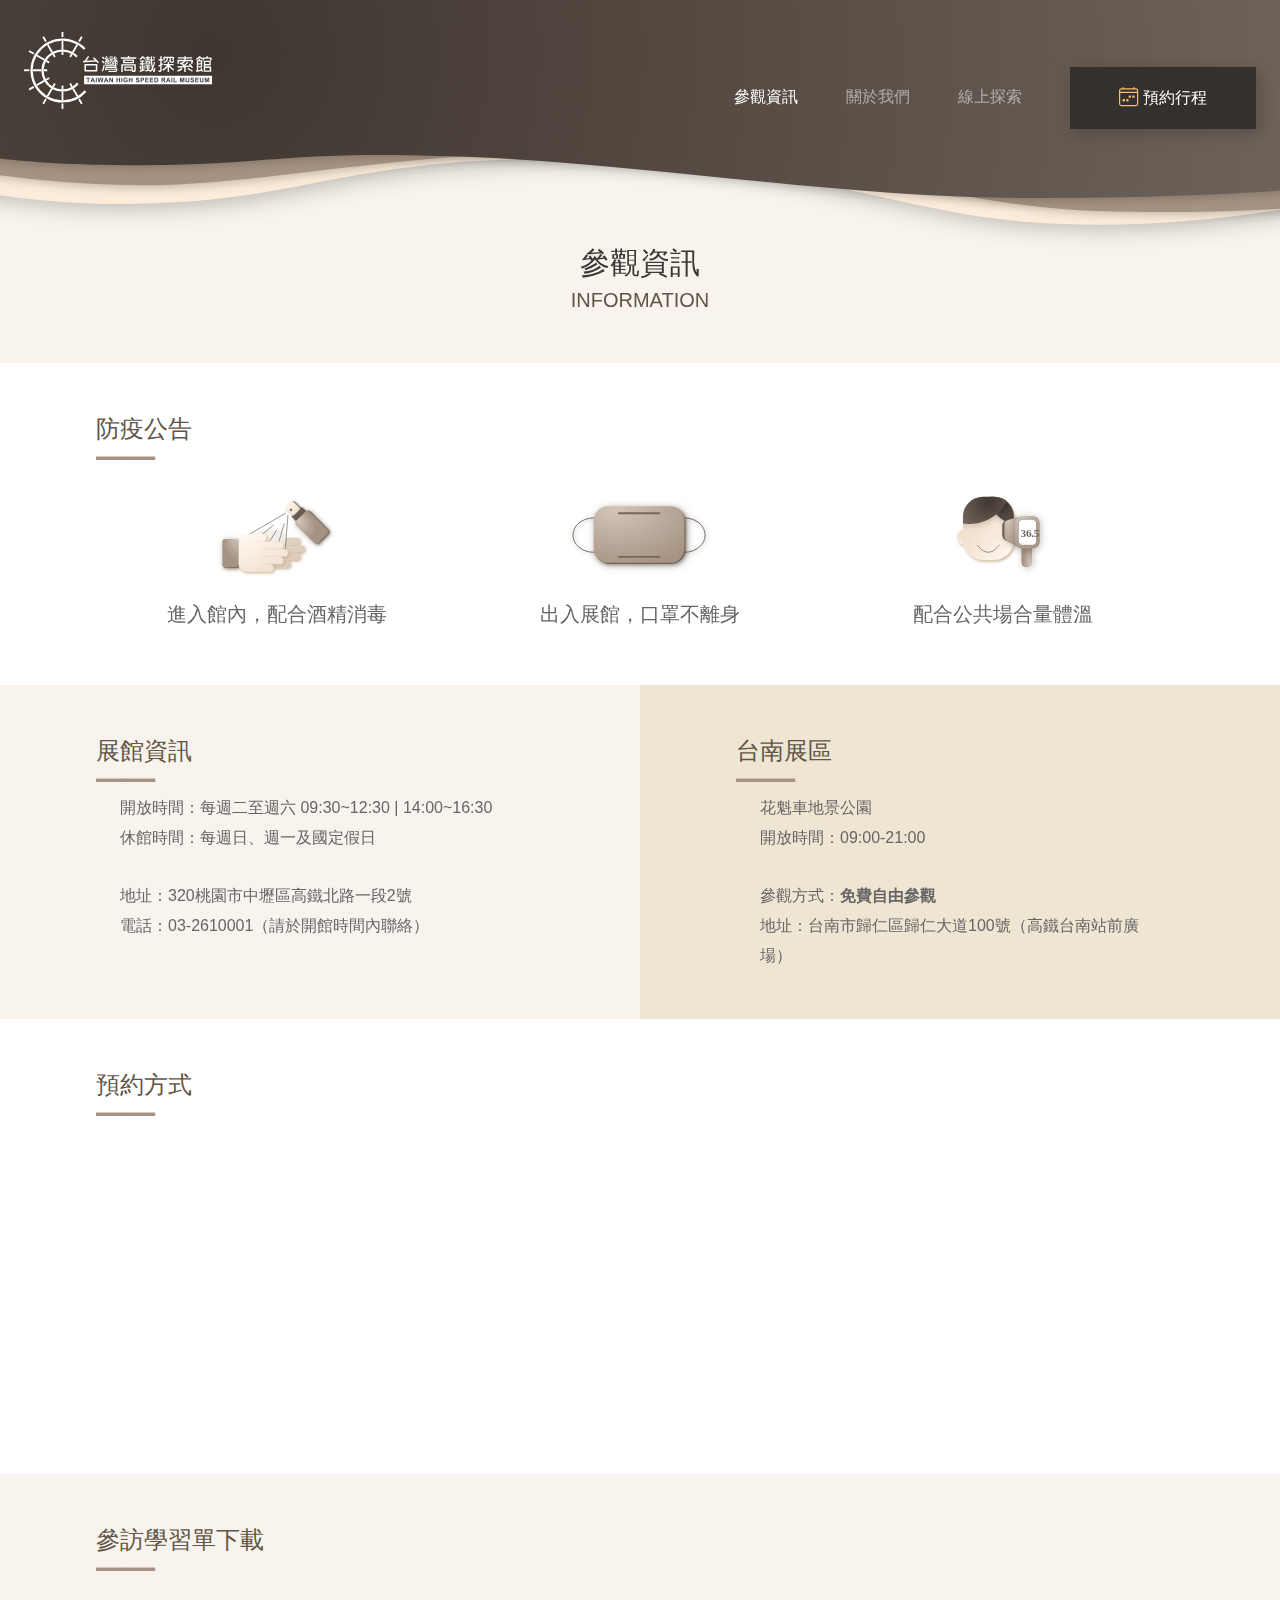
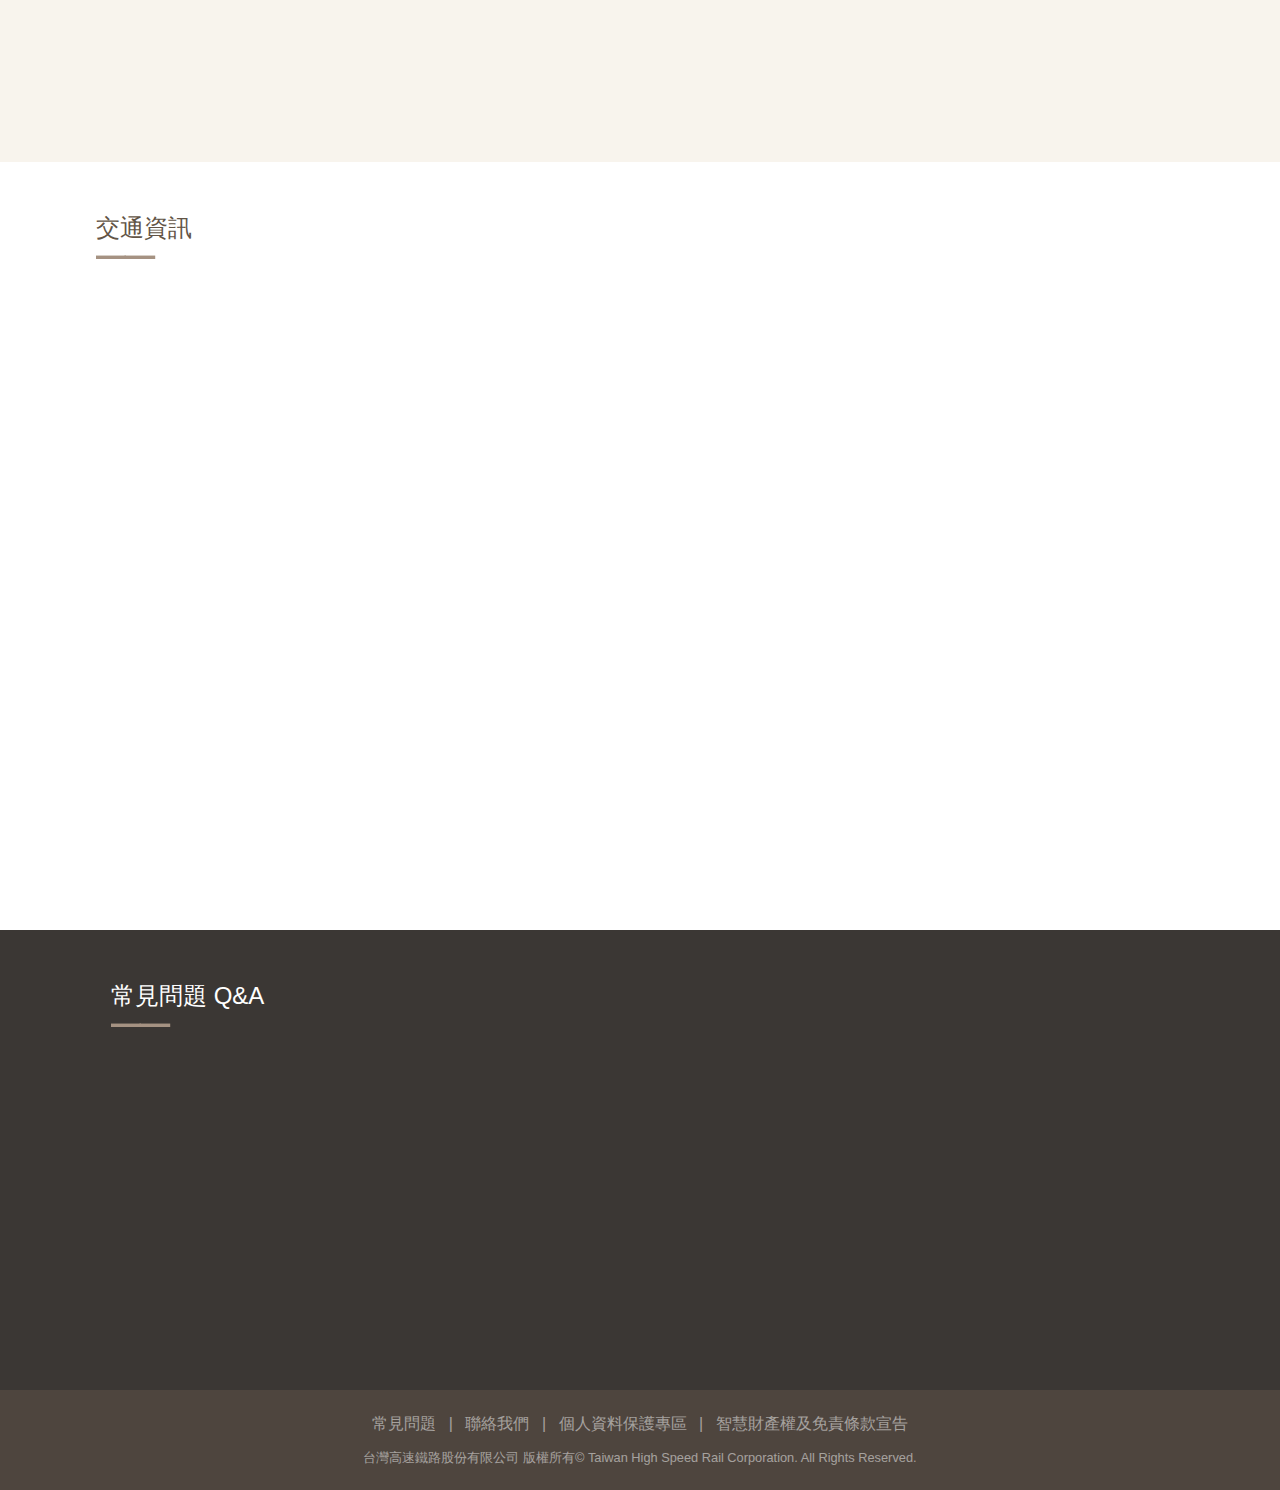
<file: information.html>
<!DOCTYPE html>
<html lang="zh-Hant-TW">

<head>

    <meta charset="utf-8">
    <meta name="viewport" content="width=device-width, initial-scale=1.0, shrink-to-fit=no">
    <meta name="description" content="">
    <meta name="author" content="">

    <title>高鐵探索館</title>



    <!-- Custom styles for this template -->
    <!--link href="/css/animate.min.css" rel="stylesheet"-->

    
    <link href="/css/all.css" rel="stylesheet">
    
    <link href="https://unpkg.com/aos@2.3.1/dist/aos.css" rel="stylesheet">

</head>

<body>

    <!-- Navigation -->
    <label class="d-lg-none">
        <input type='checkbox'>
        <span class='menu'>
            <span class='hamburger'></span>
        </span>
        <ul id="mobileNav" class="navbar-nav d-none">
            <li id="nav-booking" class="nav-item mx-auto order-first text-white">
                <div class="border-0">
                    <a href="#"
                        class="yellow-underline btn px-5 bg-blackish text-white active rounded-0 py-3 shadow z-nav"
                        role="button" aria-pressed="true">預約行程<svg xmlns="http://www.w3.org/2000/svg"
                            width="28" height="28" fill="currentColor"
                            class="ml-3 bi bi-calendar4-week text-light-mustard" viewBox="0 0 20 20">
                            <path
                                d="M3.5 0a.5.5 0 0 1 .5.5V1h8V.5a.5.5 0 0 1 1 0V1h1a2 2 0 0 1 2 2v11a2 2 0 0 1-2 2H2a2 2 0 0 1-2-2V3a2 2 0 0 1 2-2h1V.5a.5.5 0 0 1 .5-.5zM2 2a1 1 0 0 0-1 1v1h14V3a1 1 0 0 0-1-1H2zm13 3H1v9a1 1 0 0 0 1 1h12a1 1 0 0 0 1-1V5z" />
                            <path
                                d="M11 7.5a.5.5 0 0 1 .5-.5h1a.5.5 0 0 1 .5.5v1a.5.5 0 0 1-.5.5h-1a.5.5 0 0 1-.5-.5v-1zm-3 0a.5.5 0 0 1 .5-.5h1a.5.5 0 0 1 .5.5v1a.5.5 0 0 1-.5.5h-1a.5.5 0 0 1-.5-.5v-1zm-2 3a.5.5 0 0 1 .5-.5h1a.5.5 0 0 1 .5.5v1a.5.5 0 0 1-.5.5h-1a.5.5 0 0 1-.5-.5v-1zm-3 0a.5.5 0 0 1 .5-.5h1a.5.5 0 0 1 .5.5v1a.5.5 0 0 1-.5.5h-1a.5.5 0 0 1-.5-.5v-1z" />
                        </svg></a>

                </div>

            </li>
            <li class="nav-item active">
                <a class="nav-link mx-3 yellow-underline py-3" href="information.html">參觀資訊<span class="sr-only">(current)</span></a>
            </li>
            <li class="nav-item">
                <a class="nav-link mx-3 yellow-underline pb-3" href="aboutus.html">關於我們</a>
            </li>
            <li class="nav-item">
                <a class="nav-link mx-3 yellow-underline pb-3" href="exhibition.html">線上探索</a>
                <!-- sub menu-->
                <!--<div class="subMenu">
                    <ul class="wrap">
                        <li class="brown-underline"><a href="#" style="border-right: 1px solid var(--greyish-brown-four); line-height: 1;">探索花魁車</a></li>
                        <li class="brown-underline"><a href="#">高鐵創生</a></li>
                        <li class="brown-underline"><a href="#">高速時代</a></li>
                        <li class="brown-underline"><a href="#">維修解密</a></li>
                        <li class="brown-underline"><a href="#">榮耀願景</a></li>
                        <li class="brown-underline"><a href="#">公開的密室</a></li>

                    </ul>
                </div>-->
                <!-- sub menu-->
            </li>
            
        </ul>
        
    </label>
    <div id="small-booking" class="z-nav d-lg-none">
        <a href="#"
            class="hvr-underline-from-center btn px-2 bg-blackish text-white rounded-0 py-1 shadow"
            role="button" aria-pressed="true"><svg xmlns="http://www.w3.org/2000/svg"
                width="24" height="24" fill="currentColor"
                class="mb-1 bi bi-calendar4-week text-light-mustard" viewBox="0 0 16 16">
                <path
                    d="M3.5 0a.5.5 0 0 1 .5.5V1h8V.5a.5.5 0 0 1 1 0V1h1a2 2 0 0 1 2 2v11a2 2 0 0 1-2 2H2a2 2 0 0 1-2-2V3a2 2 0 0 1 2-2h1V.5a.5.5 0 0 1 .5-.5zM2 2a1 1 0 0 0-1 1v1h14V3a1 1 0 0 0-1-1H2zm13 3H1v9a1 1 0 0 0 1 1h12a1 1 0 0 0 1-1V5z" />
                <path
                    d="M11 7.5a.5.5 0 0 1 .5-.5h1a.5.5 0 0 1 .5.5v1a.5.5 0 0 1-.5.5h-1a.5.5 0 0 1-.5-.5v-1zm-3 0a.5.5 0 0 1 .5-.5h1a.5.5 0 0 1 .5.5v1a.5.5 0 0 1-.5.5h-1a.5.5 0 0 1-.5-.5v-1zm-2 3a.5.5 0 0 1 .5-.5h1a.5.5 0 0 1 .5.5v1a.5.5 0 0 1-.5.5h-1a.5.5 0 0 1-.5-.5v-1zm-3 0a.5.5 0 0 1 .5-.5h1a.5.5 0 0 1 .5.5v1a.5.5 0 0 1-.5.5h-1a.5.5 0 0 1-.5-.5v-1z" />
            </svg></a>

    </div>
    <div id="nav" class="fixed-top container-fluid" role="navigation">
        <div id="nav-gradient"></div>
        <div>
            <nav class="navbar navbar-expand-lg navbar-dark bg-transparent px-0" id="top-navigation">
                <div id="nav-list" class="container-fluid mx-4">
                    <a id="logo" class="shrink navbar-brand mb-auto" href="index-7.html">
                        <img src="/img/logo.svg" class="mb-3" alt="高鐵探索館">
                    </a>
                    
                    <button class="navbar-toggler d-none" type="button" data-toggle="collapse" data-target="#navbarNavDropdown"
                        aria-controls="navbarNavDropdown" aria-expanded="false" aria-label="Toggle navigation">
                        <span class="navbar-toggler-icon"></span>
                    </button>
                    
                    <div class="collapse navbar-collapse mt-auto" id="navbarNavDropdown">
                        <ul class="navbar-nav ml-auto">
                            <li class="nav-item active">
                                <a class="nav-link mx-3 yellow-underline py-3" href="information.html">參觀資訊<span class="sr-only">(current)</span></a>
                            </li>
                            <li class="nav-item">
                                <a class="nav-link mx-3 yellow-underline py-3" href="aboutus.html">關於我們</a>
                            </li>
                            <li class="nav-item">
                                <a class="nav-link mx-3 yellow-underline py-3" href="exhibition.html">線上探索</a>
                                <!-- sub menu-->
                                <div class="subMenu">
                                    <ul class="wrap">
                                        
                                        <li class="brown-underline">
                                            <!--span class="badge bg-transparent text-warning position-absolute font-weight-normal " style="bottom: 20px; overflow:visible;">台南展區</span-->
                                            <a href="#" style="border-right: 1px solid var(--greyish-brown-four); line-height: 1;">探索花魁車</a></li>
                                        <li class="brown-underline"><a href="#">高鐵創生</a></li>
                                        <li class="brown-underline"><a href="#">高速時代</a></li>
                                        <li class="brown-underline"><a href="#">維修解密</a></li>
                                        <li class="brown-underline"><a href="#">榮耀願景</a></li>
                                        <li class="brown-underline"><a href="#">公開的密室</a></li>

                                    </ul>
                                </div>
                                <!-- sub menu-->
                            </li>
                            <li id="nav-booking" class="nav-item ml-4 mx-auto order-lg-last order-sm-first">
                                <div class="card border-0 ml-lg-4">
                                    <a href="#"
                                        class="yellow-underline btn px-5 bg-blackish text-white active rounded-0 py-3 shadow z-nav"
                                        role="button" aria-pressed="true"><svg xmlns="http://www.w3.org/2000/svg"
                                            width="24" height="24" fill="currentColor"
                                            class="bi bi-calendar4-week text-light-mustard" viewBox="0 0 20 20">
                                            <path
                                                d="M3.5 0a.5.5 0 0 1 .5.5V1h8V.5a.5.5 0 0 1 1 0V1h1a2 2 0 0 1 2 2v11a2 2 0 0 1-2 2H2a2 2 0 0 1-2-2V3a2 2 0 0 1 2-2h1V.5a.5.5 0 0 1 .5-.5zM2 2a1 1 0 0 0-1 1v1h14V3a1 1 0 0 0-1-1H2zm13 3H1v9a1 1 0 0 0 1 1h12a1 1 0 0 0 1-1V5z" />
                                            <path
                                                d="M11 7.5a.5.5 0 0 1 .5-.5h1a.5.5 0 0 1 .5.5v1a.5.5 0 0 1-.5.5h-1a.5.5 0 0 1-.5-.5v-1zm-3 0a.5.5 0 0 1 .5-.5h1a.5.5 0 0 1 .5.5v1a.5.5 0 0 1-.5.5h-1a.5.5 0 0 1-.5-.5v-1zm-2 3a.5.5 0 0 1 .5-.5h1a.5.5 0 0 1 .5.5v1a.5.5 0 0 1-.5.5h-1a.5.5 0 0 1-.5-.5v-1zm-3 0a.5.5 0 0 1 .5-.5h1a.5.5 0 0 1 .5.5v1a.5.5 0 0 1-.5.5h-1a.5.5 0 0 1-.5-.5v-1z" />
                                        </svg>預約行程</a>

                                </div>

                            </li>
                        </ul>
                    
                    </div>
                </div>
            </nav>
        </div>
    </div>
    <!-- Masthead -->
    <header>
        <div id="header" class="nofade h-25" data-aos="fade-down">
            <picture class="h-250px"></picture>
        </div>

    </header>
    <main id="information" class="bg-beige">

        <div class="row pt-15 pb-5">
            <div class="col-lg-12 text-center">

                <h1 class="text-greyish-brown">參觀資訊</h1>
                <p class="h3 font-weight-light text-greyish-brown-three text-uppercase">information</p>
            </div>
        </div>
        <!--防疫公告-->
        <section id="announcement" class="showcase bg-white" id="images-showcase">
            <div class="d-flex flex-column px-md-6 py-md-5 p-5">
                <div>
                    <div class="row no-gutters">
                        <div class="col-lg-12 text-left">

                            <h2 class="text-greyish-brown-three underline">防疫公告</h2>

                        </div>
                    </div>
                </div>
                <div>
                    <div class="row no-gutters justify-content-center text-md-center text-left text-brownish-grey-two">

                        <div class="col-md-4 order-lg-1 p-2" data-aos="fade-up"
                        data-aos-anchor-placement="top-bottom">
                            <div class="row">
                                <div class="col-md-12 col-sm-6 col-4"><img src="/img/disinfect.svg" class="img-fluid" alt="進入館內，配合酒精消毒"></div>
                                <div class="h3 col-md-12 col-sm-6 col-8 align-self-center">進入館內，配合酒精消毒</div>
                            </div>
                        </div>
                        <div class="col-md-4 order-lg-2 p-2" data-aos="fade-up"
                        data-aos-anchor-placement="top-bottom">
                            <div class="row">
                                <div class="col-md-12 col-sm-6 col-4"><img src="/img/mask.svg" class="img-fluid" alt="出入展館，口罩不離身"></div>
                                <div class="h3 col-md-12 col-sm-6 col-8 align-self-center">出入展館，口罩不離身</div>
                            </div>
                        </div>
                        <div class="col-md-4 order-lg-3 p-2" data-aos="fade-up"
                        data-aos-anchor-placement="top-bottom">
                            <div class="row">
                                <div class="col-md-12 col-sm-6 col-4"><img src="/img/temperature.svg" class="img-fluid" alt="配合公共場合量體溫"></div>
                                <div class="h3 col-md-12 col-sm-6 col-8 align-self-center">配合公共場合量體溫</div>
                            </div>
                        </div>
                    </div>
                </div>

            </div>
        </section>
        <!--展館資訊-->
       
        <section id="info" class="showcase" id="images-showcase">
            <div class="row">
                <div class="col-lg-6 col-12 px-0">
                    <div class="d-flex flex-column px-md-6 py-md-5 p-5">
                        <div>
        
        
                            <h2 class="text-greyish-brown-three">展館資訊</h2>
        
                        </div>
        
                        <div class="px-4 text-brownish-grey-two" data-aos="fade-up"
                        data-aos-anchor-placement="top-bottom">
                            <p>開放時間：每週二至週六 09:30~12:30 | 14:00~16:30<br>
                                休館時間：每週日、週一及國定假日</p>
                            <br>
                            <p>地址：320桃園市中壢區高鐵北路一段2號</p>
                             <p>電話：03-2610001（請於開館時間內聯絡）</p>
                        </div>
        
        
                    </div>
                </div>
                <div class="col-lg-6 col-12 px-0">
                    <div class="d-flex flex-column px-md-6 py-md-5 p-5" style="background: #efe5d3;">
                        <div>
        
        
                            <h2 class="text-greyish-brown-three">台南展區</h2>
        
                        </div>
        
                        <div class="px-4 text-brownish-grey-two" data-aos="fade-up"
                        data-aos-anchor-placement="top-bottom">
                            <p>花魁車地景公園</p>
                            <p>開放時間：09:00-21:00</p>
                            <br>
                            <p>參觀方式：<span class="font-weight-bold">免費自由參觀</span></p>
                                <p>地址：台南市歸仁區歸仁大道100號（高鐵台南站前廣場）</p>
                        </div>
        
        
                    </div>
                </div>
            </div>
        </section>
        <!--預約方式-->
        <section id="booking" class="showcase bg-white" id="images-showcase">
            <div class="d-flex flex-column px-md-6 py-md-5 p-5">
                <div>
                    <div class="row no-gutters">
                        <div class="col-lg-12 text-left">

                            <h2 class="text-greyish-brown-three">預約方式</h2>

                        </div>
                    </div>
                </div>
                <div>
                    <div class="row no-gutters px-4" data-aos="fade-up"
                    data-aos-anchor-placement="top-bottom">

                        <div class="col-lg-9 text-brownish-grey-two">
                            <p>入館採線上預約免費參觀，個別參觀及團體上網預約報名時，請填寫正確Email信箱，方能接收確認回函於預約時段來訪。<br>
                                1. 預約上午參觀者，需於參觀前一日下午16:00前完成預約。<br>
                                2. 預約下午參觀者，需於參觀當日上午12:00前完成預約。<br>
                                線上預約採實名填寫，請於參訪當日依預約單號攜代表人身份證件於一樓保全服務台辦理換證進館參觀。<br>
                                本館為企業形象展館，全區攝影監控中；參訪時請勿喧嘩、奔跑、飲食、跨越展區、觸摸展品等，並遵照館務、保全人員引導，愛護館內設施。<br>
                                各導覽時段有團數及成團人數限制，依網路預約成功為準。團體導覽應有10名10歲以上成員(每團30人為度)，即可預約。<br>
                                團體導覽最晚於預約時間20分鐘內完成集合報到手續，逾時將取消導覽，改為自由參觀。</p>
                        </div>
                        <div class="col-lg-3 align-self-center d-flex justify-content-center pt-4 pt-lg-0">
                            <a href="#"
                                class="h4 btn btn-light-mustard rounded-0 text-greyish-brown-four px-5 py-3 shadow">立即預約</a>
                        </div>

                    </div>
                </div>

            </div>



        </section>
        <!--參訪學習單下載-->
        <section id="download" class="showcase" id="images-showcase">
            <div class="d-flex flex-column px-md-6 py-md-5 p-5">
                <div>
                    <div class="row no-gutters">
                        <div class="col-lg-12 text-left">

                            <h2 class="text-greyish-brown-three">參訪學習單下載</h2>

                        </div>
                    </div>
                </div>
                <div>
                    <div class="row no-gutters px-4 text-brownish-grey-two" data-aos="fade-up"
                    data-aos-anchor-placement="top-bottom">
                        <div class="col-lg-12">
                            <p>台灣高鐵探索館以鐵道文化為資源，撰繪出交通科技教育的藍本，本館依不同年齡設計學習單，歡迎自由下載運用，來一趟台灣鐵道的時空之旅。</p>
                        </div>
                        <div class="col-lg-12 d-flex flex-row justify-content-start justify-content-md-center pt-4">
                            <div class="p-2">
                                <a href="#"
                                    class="h4 btn btn-light-mustard rounded-0 text-greyish-brown-four px-5 py-3 shadow">國小</a>
                            </div>
                            <div class="p-2">
                                <a href="#"
                                    class="h4 btn btn-light-mustard rounded-0 text-greyish-brown-four px-5 py-3 shadow">國中</a>
                            </div>
                            <div class="p-2">
                                <a href="#"
                                    class="h4 btn btn-light-mustard rounded-0 text-greyish-brown-four px-5 py-3 shadow">高中大專院校</a>
                            </div>
                        </div>
                        

                    </div>
                </div>

            </div>



        </section>
        <!--交通資訊-->
        <section id="traffic" class="showcase bg-white" id="images-showcase">
            <div class="d-flex flex-column px-md-6 py-md-5 p-5">
                <div>
                    <div class="row no-gutters">
                        <div class="col-12 text-left">

                            <h2 class="text-greyish-brown-three">交通資訊</h2>

                        </div>
                    </div>
                </div>
                <div>
                    <div class="row no-gutters px-4">

                        <div class="col-12" data-aos="fade-up"
                        data-aos-anchor-placement="top-bottom">

                            <div class="row">
                                <div class="col-lg-6 col-12 embed-responsive embed-responsive-4by3"><iframe
                                        src="https://www.google.com/maps/embed?pb=!1m18!1m12!1m3!1d3615.654593585438!2d121.21170525105242!3d25.01185018390412!2m3!1f0!2f0!3f0!3m2!1i1024!2i768!4f13.1!3m3!1m2!1s0x346821078b6be395%3A0xc8e59f7dc1b44c1c!2z5Y-w54Gj6auY6ZC15o6i57Si6aSo!5e0!3m2!1szh-TW!2stw!4v1613481306578!5m2!1szh-TW!2stw"
                                        width="600" height="450" frameborder="0" style="border:0;" allowfullscreen=""
                                        aria-hidden="false" tabindex="0"></iframe></div>
                                <div class="col-lg-6 col-12 border">
                                    <ol class="list-group f">
                                        <li class="list-group-item border-0">1. 高鐵-桃園站，5號出口，步行約5分鐘



                                        </li>
                                        <li class="list-group-item border-0">2. 公車-高鐵桃園站
                                            132A、170、172、206、206A、208、210、302、
                                            302A、501、5081、5087、5087A、5089、707A、
                                            L209、L209A、L512、 L513、L515、L516A、L605、
                                            L605A、L606
                                        </li>
                                        <li class="list-group-item border-0">3. 桃園捷運-A18高鐵桃園站，步行約5分鐘</li>
                                        <li class="list-group-item border-0">4. 大型車輛、遊覽車，可暫停於高鐵桃園站客運轉運站第11號月
                                            台上、下客 (限停5分鐘)</li>
                                        <li class="list-group-item border-0">5. 本館交通便利，請多加利用大眾運輸交通工具，自行開車者則
                                            可至高鐵桃園站週邊收費停車場停放</li>
                                    </ol>
                                </div>
                            </div>

                        </div>
                        <div class="col-12 text-brownish-grey-two pt-4" data-aos="fade-up"
                        data-aos-anchor-placement="top-bottom">
                            <p>附近景點：</p>
                            <ul class="list-group">
                                <li class="list-group-item border-0">
                                    (1) 華泰名品城：自高鐵桃園站6號出口出站，徒步約5分鐘。
                                    </li>
                                <li class="list-group-item border-0">(2) Xpark水族館：自高鐵桃園站6號出口出站，徒步約9分鐘。

                                </li>
                                <li class="list-group-item border-0">(3) 青塘園：自高鐵桃園站出發，車程約5分鐘。</li>
                            </ul>
                        </div>


                    </div>
                </div>

            </div>



        </section>
        <!--常見問題-->
        <section id="QA" class="showcase bg-greyish-brown" id="images-showcase">
            <div class="row text-white px-md-6 py-md-5 p-5">
                <div class="col-12 text-left">

                    <h2>常見問題 Q&A</h2>

                </div>
                <div class="col-12 text-left text-brownish-grey-two">

                    <div class="accordion px-4" id="accordionExample">
                        <div class="card rounded-0 border-0" data-aos="fade-up"
                        data-aos-anchor-placement="top-bottom">
                            <div class="card-header p-0" id="headingOne">
                                <h3 class="mb-0">
                                    <button class="btn btn-link btn-block text-left border-0 text-decoration-none shadow" style="padding: 1.25rem;"
                                        type="button" data-toggle="collapse" data-target="#collapseOne"
                                        aria-expanded="true" aria-controls="collapseOne">
                                        Q：請問參觀一定要預約嗎？
                                    </button>
                                    
                                </h3>
                            </div>

                            <div id="collapseOne" class="collapse show" aria-labelledby="headingOne"
                                data-parent="#accordionExample">
                                <div class="card-body bg-warm-grey text-white shadow">
                                    A：本館參觀採網路預約至，敬請事先上網預約參觀行程。
                                </div>
                            </div>
                        </div>
                        <div class="card rounded-0 border-0 mt-3" data-aos="fade-up"
                        data-aos-anchor-placement="top-bottom">
                            <div class="card-header p-0" id="headingTwo">
                                <h3 class="mb-0">
                                    <button
                                        class="btn btn-link btn-block text-left collapsed border-0 text-decoration-none shadow" style="padding: 1.25rem; box-shadow: 4px 4px 16px 0 rgba(0, 0, 0, 0.3);"
                                        type="button" data-toggle="collapse" data-target="#collapseTwo"
                                        aria-expanded="false" aria-controls="collapseTwo">
                                        Q：如網路預約額滿，可以至現場排隊嗎？
                                    </button>
                                    
                                </h3>
                            </div>
                            <div id="collapseTwo" class="collapse" aria-labelledby="headingTwo"
                                data-parent="#accordionExample">
                                <div class="card-body bg-warm-grey text-white shadow">
                                    A：現場無後補入館機制，未開放臨時來館參觀。
                                </div>
                            </div>
                        </div>
                        <div class="card rounded-0 border-0 mt-3" data-aos="fade-up"
                        data-aos-anchor-placement="top-bottom">
                            <div class="card-header p-0" id="headingThree">
                                <h3 class="mb-0">
                                    <button
                                        class="btn btn-link btn-block text-left collapsed border-0 text-decoration-none shadow" style="padding: 1.25rem;"
                                        type="button" data-toggle="collapse" data-target="#collapseThree"
                                        aria-expanded="false" aria-controls="collapseThree">
                                        Q：我可以預約幾天後的參觀？
                                    </button>
                                    
                                </h3>
                            </div>
                            <div id="collapseThree" class="collapse" aria-labelledby="headingThree"
                                data-parent="#accordionExample">
                                <div class="card-body bg-warm-grey text-white shadow">
                                    A：當月份開放未來兩個月的參觀預約。例：9/1及開放10月及11月份的參觀預約。
                                </div>
                            </div>
                        </div>
                    </div>

                </div>
            </div>



        </section>



    </main>


    <!-- Footer -->
    <footer class="footer bg-primary" id="footer">
        <div class="container">
            <div class="row">
                <div class="col-md-12 h-50 text-center my-auto">
                    <ul class="list-inline mb-2">
                        <li class="list-inline-item">
                            <a href="#" class="text-white-50">常見問題</a>
                        </li>
                        <li class="list-inline-item text-white-50">|</li>
                        <li class="list-inline-item">
                            <a href="#" class="text-white-50">聯絡我們</a>
                        </li>
                        <li class="list-inline-item text-white-50">|</li>
                        <li class="list-inline-item">
                            <a href="#" class="text-white-50">個人資料保護專區</a>
                        </li>
                        <li class="list-inline-item text-white-50">|</li>
                        <li class="list-inline-item">
                            <a href="#" class="text-white-50">智慧財產權及免責條款宣告</a>
                        </li>
                    </ul>
                    <p class="text-muted small mb-4 mb-lg-0 text-white-50">台灣高速鐵路股份有限公司 版權所有© Taiwan High Speed Rail
                        Corporation. All Rights Reserved.</p>
                </div>

            </div>
        </div>
    </footer>


    <!-- Bootstrap core JavaScript -->
    <script
    src="https://code.jquery.com/jquery-3.5.1.min.js"
    integrity="sha256-9/aliU8dGd2tb6OSsuzixeV4y/faTqgFtohetphbbj0="
    crossorigin="anonymous"
  ></script>
    <script src="https://cdn.jsdelivr.net/npm/bootstrap@4.6.0/dist/js/bootstrap.bundle.min.js"
        integrity="sha384-Piv4xVNRyMGpqkS2by6br4gNJ7DXjqk09RmUpJ8jgGtD7zP9yug3goQfGII0yAns"
        crossorigin="anonymous"></script>
        <script src="/js/scroll.navbar.js"></script>
    <script src="https://unpkg.com/aos@2.3.1/dist/aos.js"></script>
    <script>
        AOS.init();
      </script>
    <script>
        $(document).ready(function () {
            $('li.nav-item').hover(function(){
                $(this).children('div.subMenu').stop().slideToggle(600);
            })
        })
    </script>

    <!--
        <script src="/js/wow.min.js"></script>
        <script src="/js/classie.js"></script>
    <script src="/js/cbpAnimatedHeader.js"></script>
    
    <script src="/js/inspinia.js"></script>
    -->




</body>

</html>
</file>
<file: css/TOC.css>
/* 線上探索  */

#list-bullet {
    position: fixed;
    margin-left: auto;
    margin-top: 6rem;
    left: 6rem;
    z-index: 99999999;

}
/*#list-bullet a {
    background: url(/img/bullet.svg) no-repeat center center;

}
#list-bullet a:hover {
    background: url(/img/bullet_active.svg) no-repeat center center;

}
#list-bullet a:active {
    background: url(/img/bullet_active.svg) no-repeat center center;

}*/

#list-bullet ul {
    border-left: 2px solid #9e866b;
    direction: rtl;

}
#list-bullet ul li {
    width: 10px;
    height: 10px;
    position: relative;
    background-color: #88745D;
    margin-bottom: 18px;
    list-style-type: none;
    margin-left: -6px;
    cursor: pointer;
    -webkit-border-radius: 30px;
    -moz-border-radius: 30px;
    border-radius: 30px;
    border: 2px solid #88745D;

}
#list-bullet ul li span{
position: relative;
padding-right: 20px;
    bottom: 12px;
    color: #88745D;
    

}
.hollow {
    background-color: #fff !important;
        border: 2px solid #443523;
}

.map {
    position: fixed;
    margin-left: 25px;
    /* margin-top: 6rem; */
    /* left: 6rem; */
    bottom: 0;
    z-index: 99999999;
    transition: 1s linear;
    
}

.hide {
    opacity: 0;
    transition: 1s linear;
}

/*#list-bullet ul li:hover {
    width: 12px;
        height: 12px;
        position: relative;
     
        margin-bottom: 18px;
        list-style-type: none;
        -webkit-border-radius: 30px;
        -moz-border-radius: 30px;
        border-radius: 30px;
        cursor: pointer;
        margin-left: -7px;
        cursor: pointer;
        background-color: #fff;
        border: 2px solid #46413b;
    }
#list-bullet ul li .active {
width: 12px;
    height: 12px;
    position: relative;
 
    margin-bottom: 18px;
    list-style-type: none;
    -webkit-border-radius: 30px;
    -moz-border-radius: 30px;
    border-radius: 30px;
    cursor: pointer;
    margin-left: -7px;
    cursor: pointer;
    background-color: #fff;
    border: 2px solid #46413b;
}*/
#list-bullet ul li:last-child {
    margin-bottom: 0px;
}

#list-sec {

}
</file>
